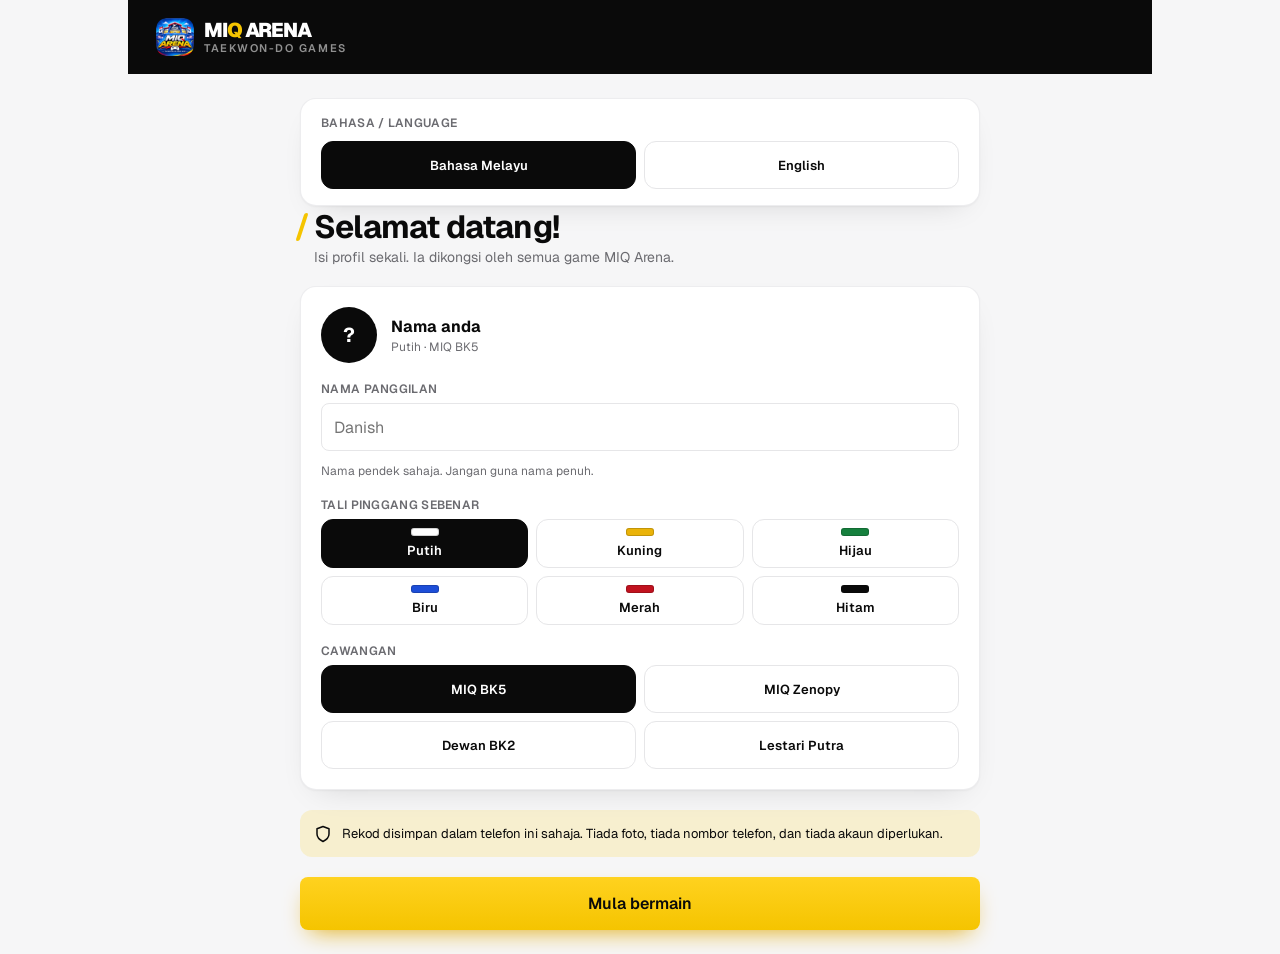
<file: index.html>
<!DOCTYPE html>
<html lang="ms">
<head>
<meta charset="utf-8">
<meta name="viewport" content="width=device-width, initial-scale=1, maximum-scale=1, user-scalable=no, viewport-fit=cover">
<title>MIQ Arena · Taekwon-Do Games</title>
<meta name="description" content="13 game Taekwon-Do untuk pelajar MIQ Taekwon-Do Academy. Main sendiri atau berdua, percuma dan tanpa daftar akaun.">
<meta name="theme-color" content="#0a0a0a">
<link rel="manifest" href="manifest.webmanifest">
<link rel="icon" type="image/png" sizes="32x32" href="icons/favicon-32.png">
<link rel="apple-touch-icon" href="icons/apple-touch-icon.png">
<meta name="apple-mobile-web-app-capable" content="yes">
<meta name="mobile-web-app-capable" content="yes">
<meta name="apple-mobile-web-app-status-bar-style" content="black-translucent">
<meta name="apple-mobile-web-app-title" content="MIQ Arena">
<!-- Pratonton bila link dikongsi (WhatsApp, Facebook, Telegram) -->
<meta property="og:type" content="website">
<meta property="og:site_name" content="MIQ Arena">
<meta property="og:title" content="MIQ Arena · 13 game Taekwon-Do">
<meta property="og:description" content="Main sendiri atau berdua. Percuma, tanpa daftar akaun. Oleh MIQ Taekwon-Do Academy.">
<meta property="og:image" content="https://miq-arena.vercel.app/og-image.png">
<meta property="og:url" content="https://miq-arena.vercel.app/">
<meta property="og:image:width" content="1200">
<meta property="og:image:height" content="630">
<meta name="twitter:card" content="summary_large_image">
<link rel="preconnect" href="https://fonts.googleapis.com">
<link rel="preconnect" href="https://fonts.gstatic.com" crossorigin>
<link href="https://fonts.googleapis.com/css2?family=Geist:wght@400;500;600;700;900&family=Geist+Mono:wght@500&display=swap" rel="stylesheet">
<link rel="stylesheet" href="css/app.css">
<script>/* tema awal, elak kelip putih */try{var t=(JSON.parse(localStorage.getItem("miq-arena-v1"))||{}).settings||{};t=t.theme||"auto";if(t==="dark"||(t==="auto"&&matchMedia("(prefers-color-scheme: dark)").matches))document.documentElement.dataset.theme="dark"}catch(e){}</script>
<script src="js/art.js" defer></script>
<script src="js/core.js" defer></script>
<script src="js/i18n.js" defer></script>
<script src="js/games/matsogi.js" defer></script>
<script src="js/games/kyokpa.js" defer></script>
<script src="js/games/kuiz.js" defer></script>
<script src="js/games/memori.js" defer></script>
<script src="js/games/sabum.js" defer></script>
<script src="js/games/tali.js" defer></script>
<script src="js/games/run.js" defer></script>
<script src="js/games/duel.js" defer></script>
<script src="js/games/tarik.js" defer></script>
<script src="js/games/klumba.js" defer></script>
<script src="js/games/tangkis.js" defer></script>
<script src="js/games/serang.js" defer></script>
<script src="js/games/kick.js" defer></script>
<script src="js/main.js" defer></script>
</head>
<body>
<div id="app"><noscript><p style="padding:24px;font-family:sans-serif">MIQ Arena perlukan JavaScript. Sila hidupkan JavaScript dalam browser anda.</p></noscript></div>
</body>
</html>
</file>
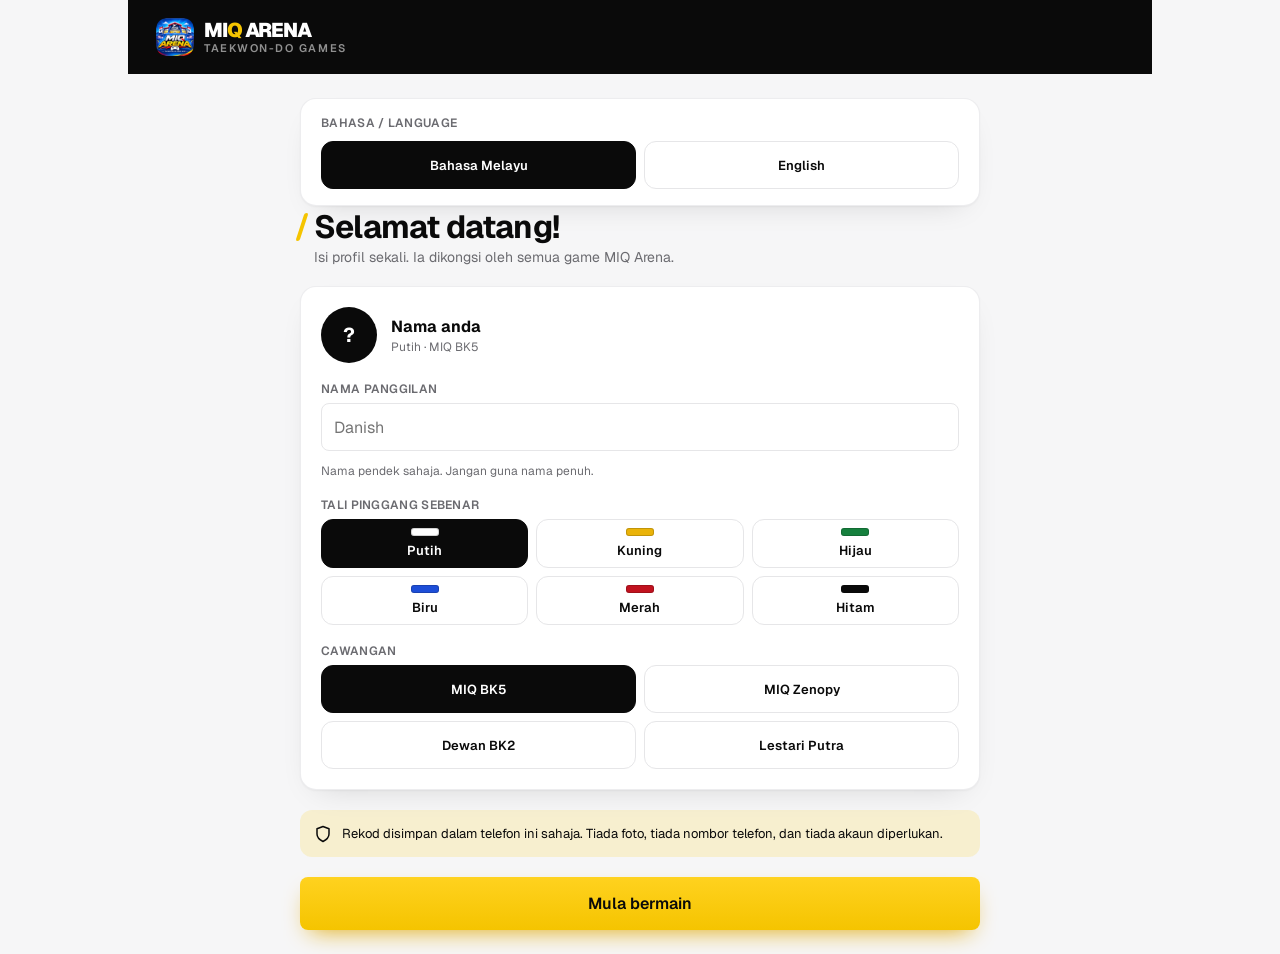
<file: g/duel.html>
<!doctype html>
<html lang="ms">
<head>
<meta charset="utf-8">
<meta name="viewport" content="width=device-width,initial-scale=1">
<title>Duel Refleks · MIQ Arena</title>
<meta name="description" content="Siapa tekan dahulu bila SIJAK!. Main berdua di satu telefon. Percuma, tanpa daftar akaun.">
<meta property="og:type" content="website">
<meta property="og:site_name" content="MIQ Arena">
<meta property="og:title" content="Duel Refleks · MIQ Arena">
<meta property="og:description" content="Siapa tekan dahulu bila SIJAK!. Main berdua di satu telefon. Percuma, tanpa daftar akaun.">
<meta property="og:image" content="https://miq-arena.vercel.app/og/duel.png">
<meta property="og:image:width" content="1200">
<meta property="og:image:height" content="630">
<meta property="og:url" content="https://miq-arena.vercel.app/g/duel">
<meta name="twitter:card" content="summary_large_image">
<meta name="theme-color" content="#0a0a0a">
<meta http-equiv="refresh" content="0;url=/#duel">
<script>location.replace('/#duel')</script>
</head>
<body style="background:#0a0a0a;color:#fff;font-family:system-ui,sans-serif;padding:24px">
<p>Membuka <a href="/#duel" style="color:#f5c400">Duel Refleks</a>…</p>
</body>
</html>
</file>
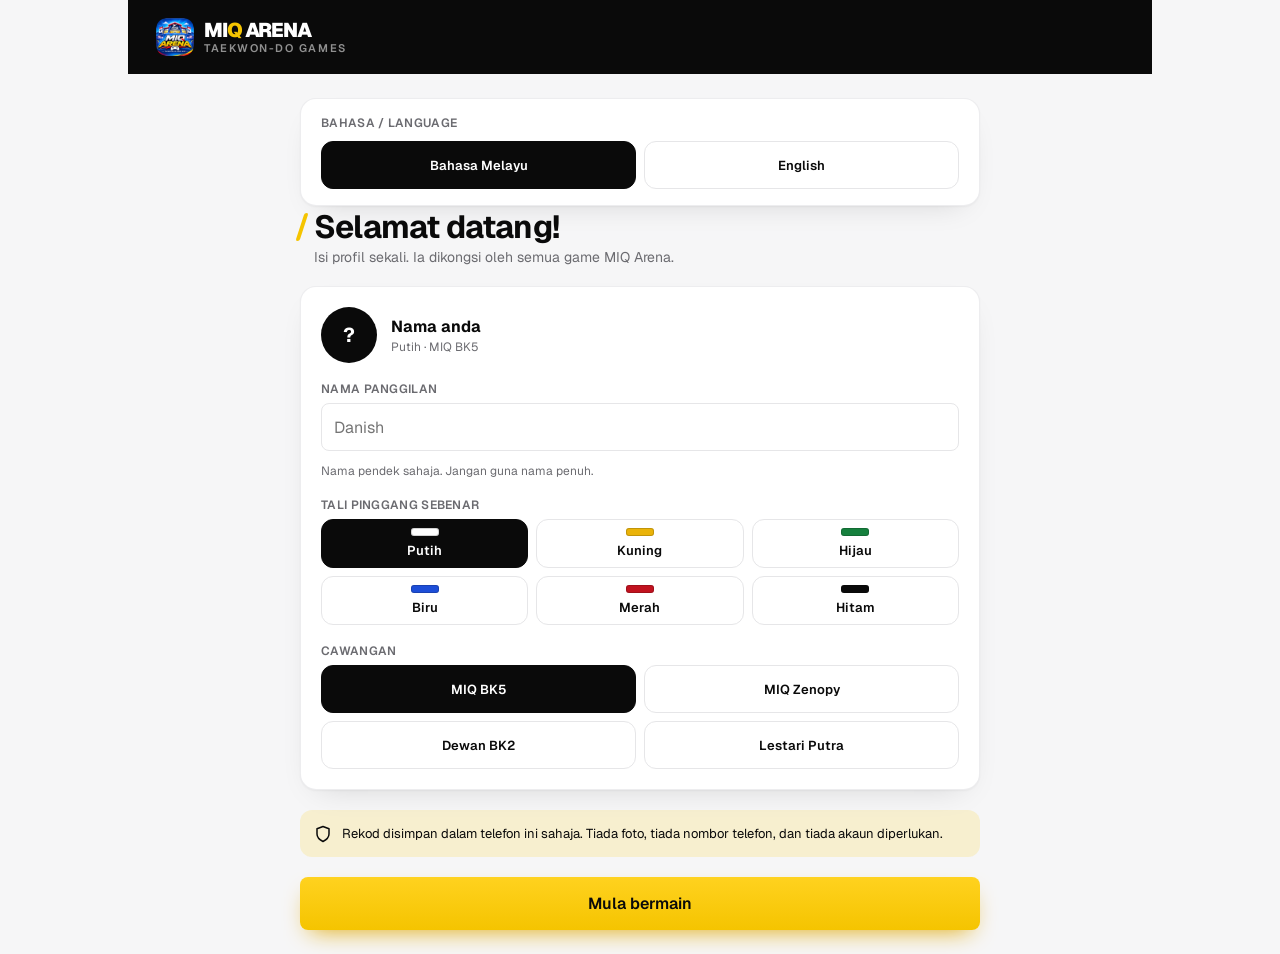
<file: g/kick.html>
<!doctype html>
<html lang="ms">
<head>
<meta charset="utf-8">
<meta name="viewport" content="width=device-width,initial-scale=1">
<title>Flying Kick Dash · MIQ Arena</title>
<meta name="description" content="Tendang melompat, lalu celah pad. Percuma, tanpa daftar akaun.">
<meta property="og:type" content="website">
<meta property="og:site_name" content="MIQ Arena">
<meta property="og:title" content="Flying Kick Dash · MIQ Arena">
<meta property="og:description" content="Tendang melompat, lalu celah pad. Percuma, tanpa daftar akaun.">
<meta property="og:image" content="https://miq-arena.vercel.app/og/kick.png">
<meta property="og:image:width" content="1200">
<meta property="og:image:height" content="630">
<meta property="og:url" content="https://miq-arena.vercel.app/g/kick">
<meta name="twitter:card" content="summary_large_image">
<meta name="theme-color" content="#0a0a0a">
<meta http-equiv="refresh" content="0;url=/#kick">
<script>location.replace('/#kick')</script>
</head>
<body style="background:#0a0a0a;color:#fff;font-family:system-ui,sans-serif;padding:24px">
<p>Membuka <a href="/#kick" style="color:#f5c400">Flying Kick Dash</a>…</p>
</body>
</html>
</file>
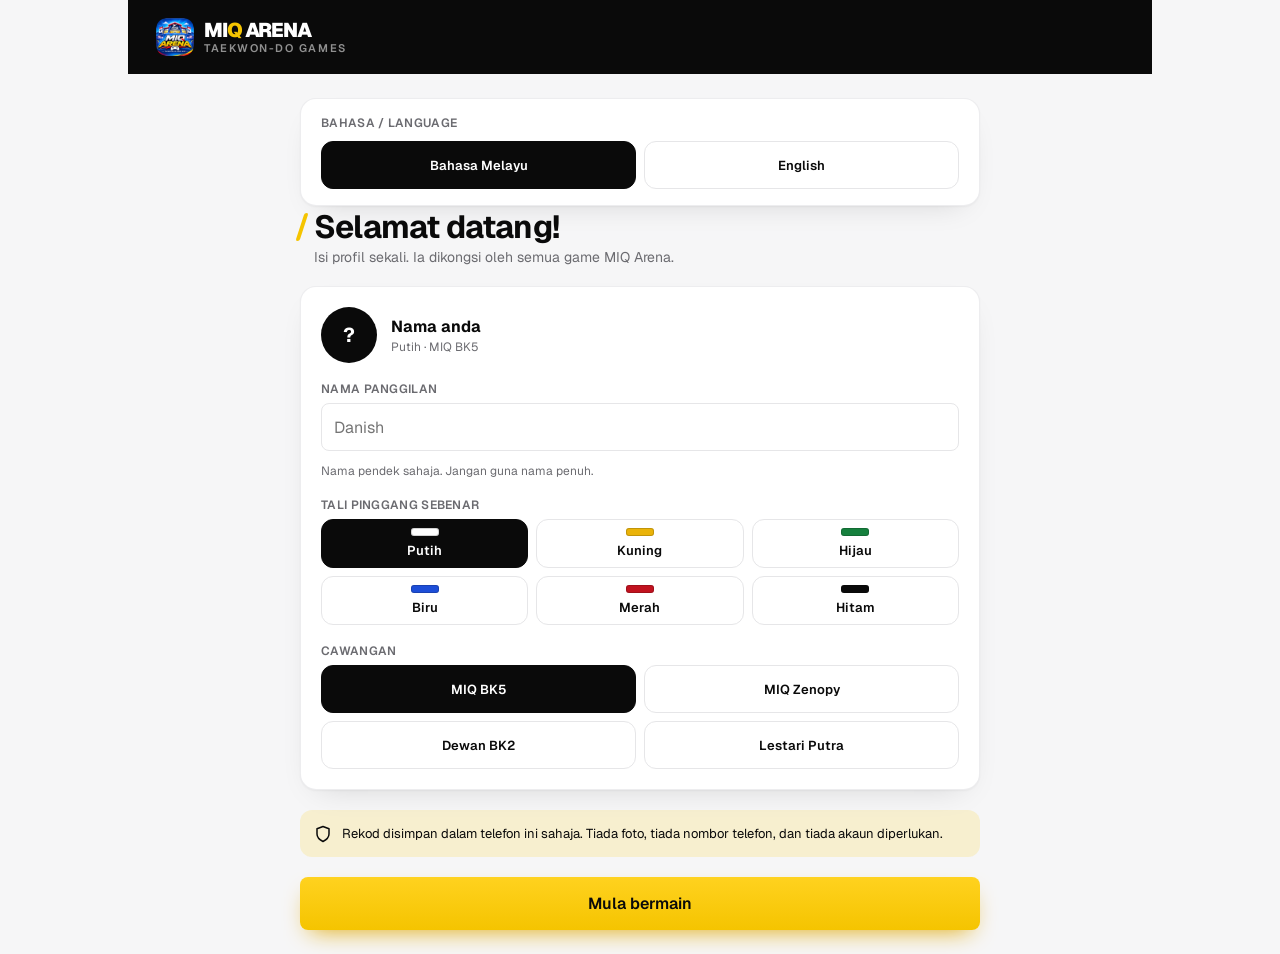
<file: g/klumba.html>
<!doctype html>
<html lang="ms">
<head>
<meta charset="utf-8">
<meta name="viewport" content="width=device-width,initial-scale=1">
<title>Kyokpa Lumba · MIQ Arena</title>
<meta name="description" content="Siapa paling tepat memecah papan. Main berdua di satu telefon. Percuma, tanpa daftar akaun.">
<meta property="og:type" content="website">
<meta property="og:site_name" content="MIQ Arena">
<meta property="og:title" content="Kyokpa Lumba · MIQ Arena">
<meta property="og:description" content="Siapa paling tepat memecah papan. Main berdua di satu telefon. Percuma, tanpa daftar akaun.">
<meta property="og:image" content="https://miq-arena.vercel.app/og/klumba.png">
<meta property="og:image:width" content="1200">
<meta property="og:image:height" content="630">
<meta property="og:url" content="https://miq-arena.vercel.app/g/klumba">
<meta name="twitter:card" content="summary_large_image">
<meta name="theme-color" content="#0a0a0a">
<meta http-equiv="refresh" content="0;url=/#klumba">
<script>location.replace('/#klumba')</script>
</head>
<body style="background:#0a0a0a;color:#fff;font-family:system-ui,sans-serif;padding:24px">
<p>Membuka <a href="/#klumba" style="color:#f5c400">Kyokpa Lumba</a>…</p>
</body>
</html>
</file>
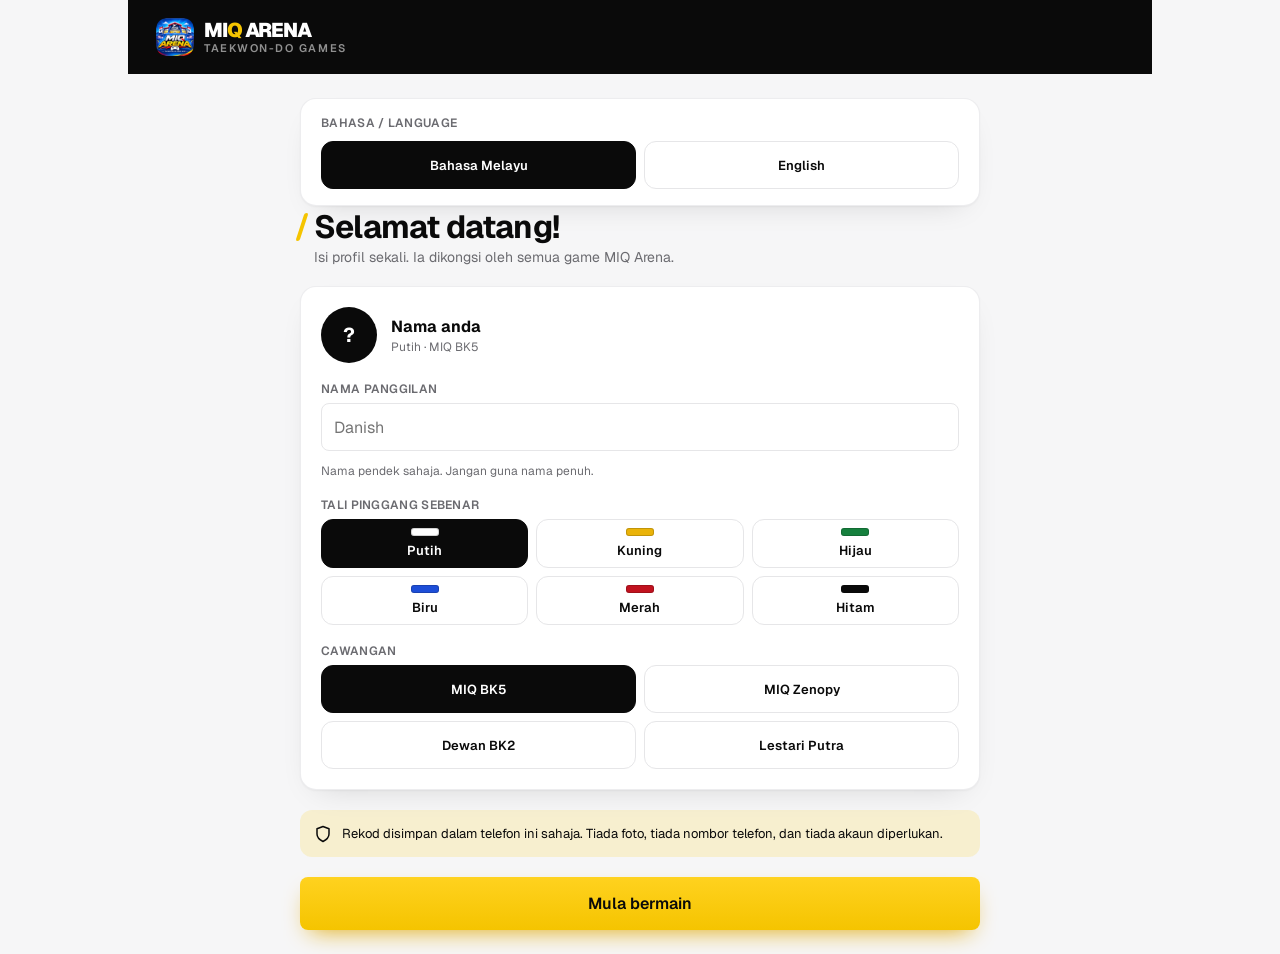
<file: g/kuiz.html>
<!doctype html>
<html lang="ms">
<head>
<meta charset="utf-8">
<meta name="viewport" content="width=device-width,initial-scale=1">
<title>Kuiz Asas · MIQ Arena</title>
<meta name="description" content="Kiraan dan arahan dalam kelas. Percuma, tanpa daftar akaun.">
<meta property="og:type" content="website">
<meta property="og:site_name" content="MIQ Arena">
<meta property="og:title" content="Kuiz Asas · MIQ Arena">
<meta property="og:description" content="Kiraan dan arahan dalam kelas. Percuma, tanpa daftar akaun.">
<meta property="og:image" content="https://miq-arena.vercel.app/og/kuiz.png">
<meta property="og:image:width" content="1200">
<meta property="og:image:height" content="630">
<meta property="og:url" content="https://miq-arena.vercel.app/g/kuiz">
<meta name="twitter:card" content="summary_large_image">
<meta name="theme-color" content="#0a0a0a">
<meta http-equiv="refresh" content="0;url=/#kuiz">
<script>location.replace('/#kuiz')</script>
</head>
<body style="background:#0a0a0a;color:#fff;font-family:system-ui,sans-serif;padding:24px">
<p>Membuka <a href="/#kuiz" style="color:#f5c400">Kuiz Asas</a>…</p>
</body>
</html>
</file>
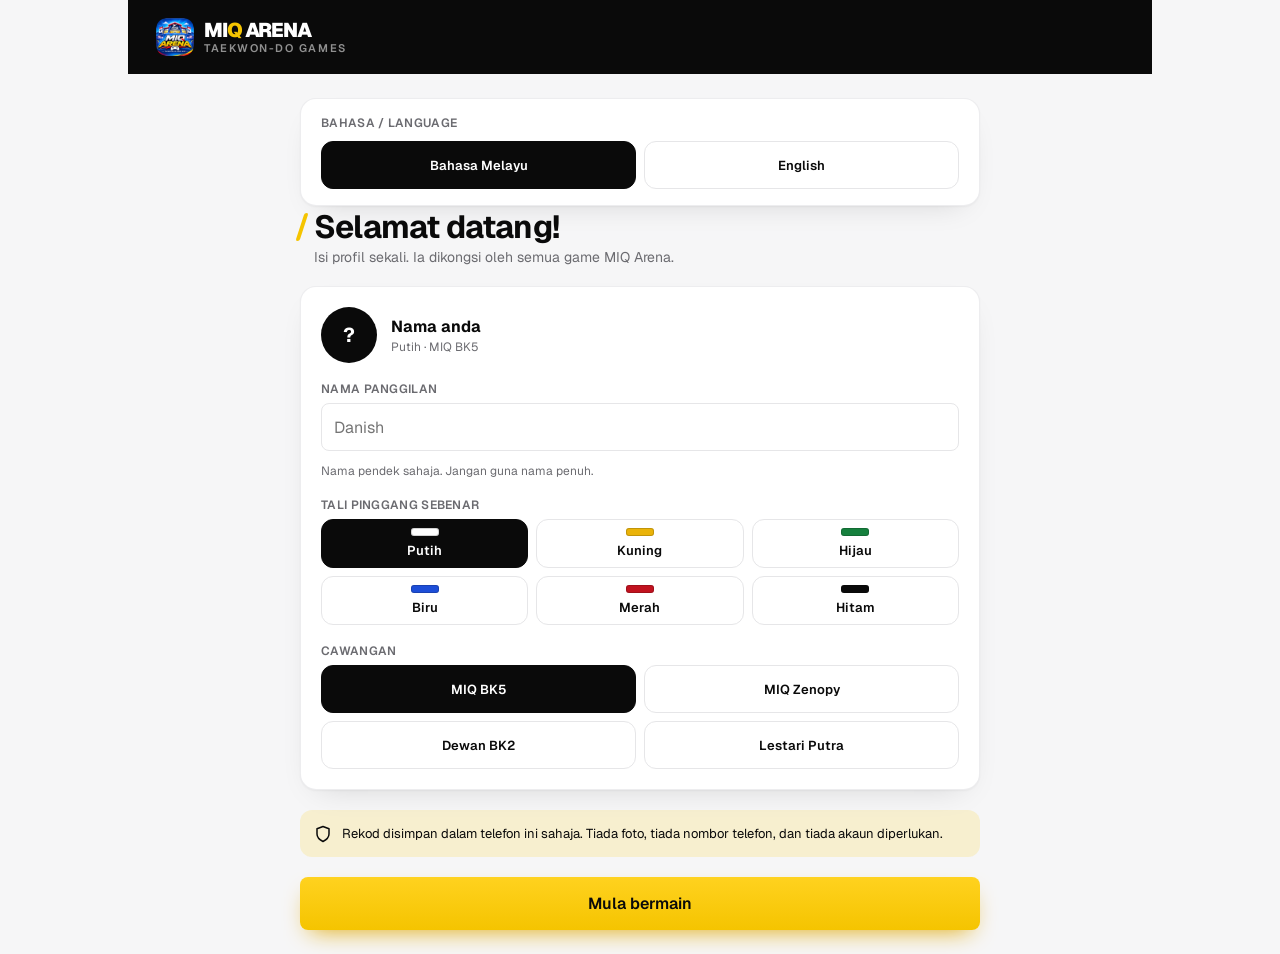
<file: g/kyokpa.html>
<!doctype html>
<html lang="ms">
<head>
<meta charset="utf-8">
<meta name="viewport" content="width=device-width,initial-scale=1">
<title>Kyokpa Timing · MIQ Arena</title>
<meta name="description" content="Pecahkan papan tepat masa. Percuma, tanpa daftar akaun.">
<meta property="og:type" content="website">
<meta property="og:site_name" content="MIQ Arena">
<meta property="og:title" content="Kyokpa Timing · MIQ Arena">
<meta property="og:description" content="Pecahkan papan tepat masa. Percuma, tanpa daftar akaun.">
<meta property="og:image" content="https://miq-arena.vercel.app/og/kyokpa.png">
<meta property="og:image:width" content="1200">
<meta property="og:image:height" content="630">
<meta property="og:url" content="https://miq-arena.vercel.app/g/kyokpa">
<meta name="twitter:card" content="summary_large_image">
<meta name="theme-color" content="#0a0a0a">
<meta http-equiv="refresh" content="0;url=/#kyokpa">
<script>location.replace('/#kyokpa')</script>
</head>
<body style="background:#0a0a0a;color:#fff;font-family:system-ui,sans-serif;padding:24px">
<p>Membuka <a href="/#kyokpa" style="color:#f5c400">Kyokpa Timing</a>…</p>
</body>
</html>
</file>
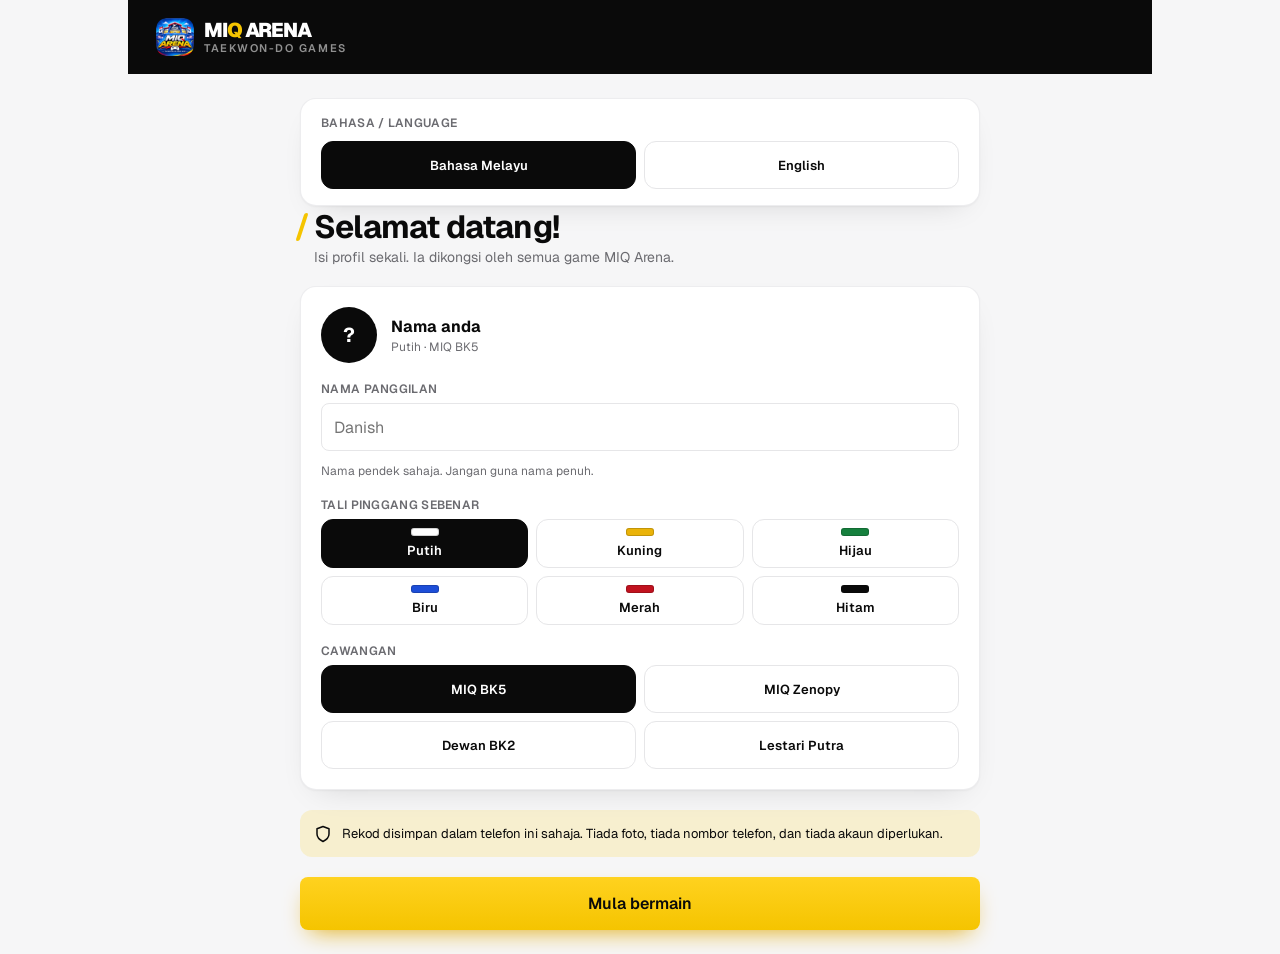
<file: g/matsogi.html>
<!doctype html>
<html lang="ms">
<head>
<meta charset="utf-8">
<meta name="viewport" content="width=device-width,initial-scale=1">
<title>Matsogi Reflex · MIQ Arena</title>
<meta name="description" content="Serang Chong, elak Hong. Percuma, tanpa daftar akaun.">
<meta property="og:type" content="website">
<meta property="og:site_name" content="MIQ Arena">
<meta property="og:title" content="Matsogi Reflex · MIQ Arena">
<meta property="og:description" content="Serang Chong, elak Hong. Percuma, tanpa daftar akaun.">
<meta property="og:image" content="https://miq-arena.vercel.app/og/matsogi.png">
<meta property="og:image:width" content="1200">
<meta property="og:image:height" content="630">
<meta property="og:url" content="https://miq-arena.vercel.app/g/matsogi">
<meta name="twitter:card" content="summary_large_image">
<meta name="theme-color" content="#0a0a0a">
<meta http-equiv="refresh" content="0;url=/#matsogi">
<script>location.replace('/#matsogi')</script>
</head>
<body style="background:#0a0a0a;color:#fff;font-family:system-ui,sans-serif;padding:24px">
<p>Membuka <a href="/#matsogi" style="color:#f5c400">Matsogi Reflex</a>…</p>
</body>
</html>
</file>
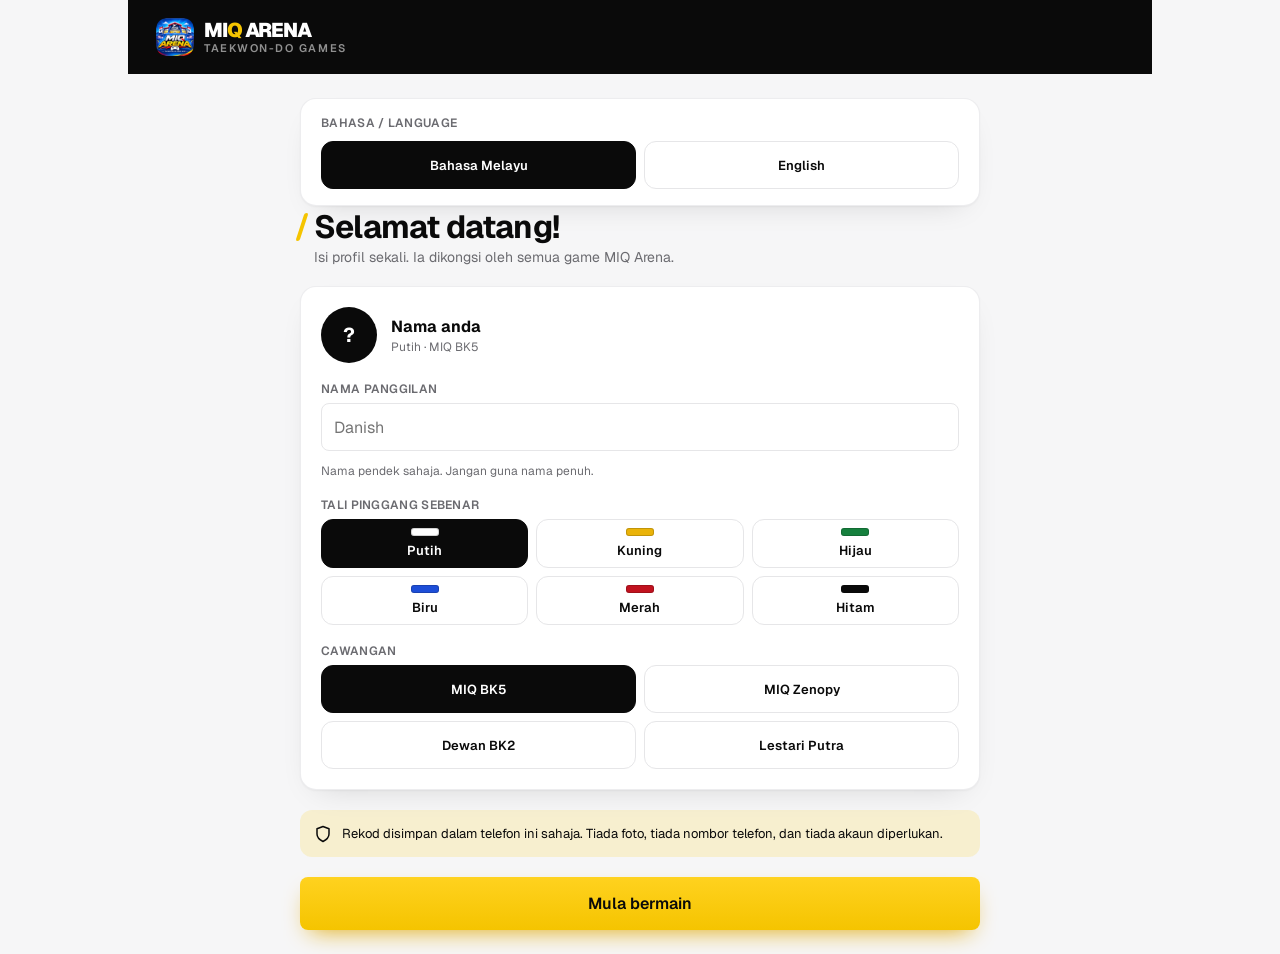
<file: g/memori.html>
<!doctype html>
<html lang="ms">
<head>
<meta charset="utf-8">
<meta name="viewport" content="width=device-width,initial-scale=1">
<title>Memori Padan · MIQ Arena</title>
<meta name="description" content="Cari 2 kad nombor atau gambar yang sama. Percuma, tanpa daftar akaun.">
<meta property="og:type" content="website">
<meta property="og:site_name" content="MIQ Arena">
<meta property="og:title" content="Memori Padan · MIQ Arena">
<meta property="og:description" content="Cari 2 kad nombor atau gambar yang sama. Percuma, tanpa daftar akaun.">
<meta property="og:image" content="https://miq-arena.vercel.app/og/memori.png">
<meta property="og:image:width" content="1200">
<meta property="og:image:height" content="630">
<meta property="og:url" content="https://miq-arena.vercel.app/g/memori">
<meta name="twitter:card" content="summary_large_image">
<meta name="theme-color" content="#0a0a0a">
<meta http-equiv="refresh" content="0;url=/#memori">
<script>location.replace('/#memori')</script>
</head>
<body style="background:#0a0a0a;color:#fff;font-family:system-ui,sans-serif;padding:24px">
<p>Membuka <a href="/#memori" style="color:#f5c400">Memori Padan</a>…</p>
</body>
</html>
</file>
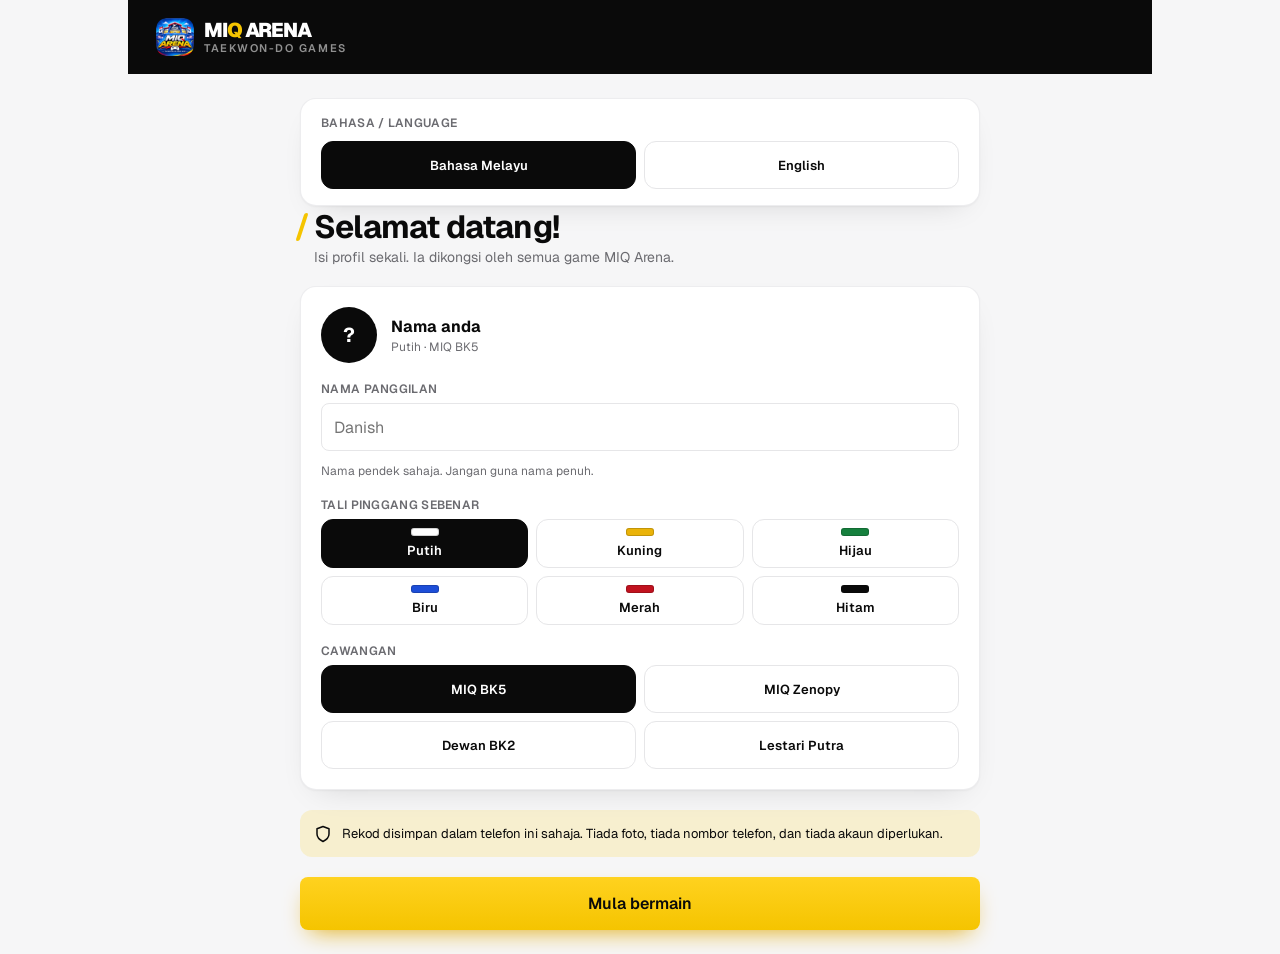
<file: g/run.html>
<!doctype html>
<html lang="ms">
<head>
<meta charset="utf-8">
<meta name="viewport" content="width=device-width,initial-scale=1">
<title>Dojang Run · MIQ Arena</title>
<meta name="description" content="Lari, lompat dan tendang papan. Percuma, tanpa daftar akaun.">
<meta property="og:type" content="website">
<meta property="og:site_name" content="MIQ Arena">
<meta property="og:title" content="Dojang Run · MIQ Arena">
<meta property="og:description" content="Lari, lompat dan tendang papan. Percuma, tanpa daftar akaun.">
<meta property="og:image" content="https://miq-arena.vercel.app/og/run.png">
<meta property="og:image:width" content="1200">
<meta property="og:image:height" content="630">
<meta property="og:url" content="https://miq-arena.vercel.app/g/run">
<meta name="twitter:card" content="summary_large_image">
<meta name="theme-color" content="#0a0a0a">
<meta http-equiv="refresh" content="0;url=/#run">
<script>location.replace('/#run')</script>
</head>
<body style="background:#0a0a0a;color:#fff;font-family:system-ui,sans-serif;padding:24px">
<p>Membuka <a href="/#run" style="color:#f5c400">Dojang Run</a>…</p>
</body>
</html>
</file>
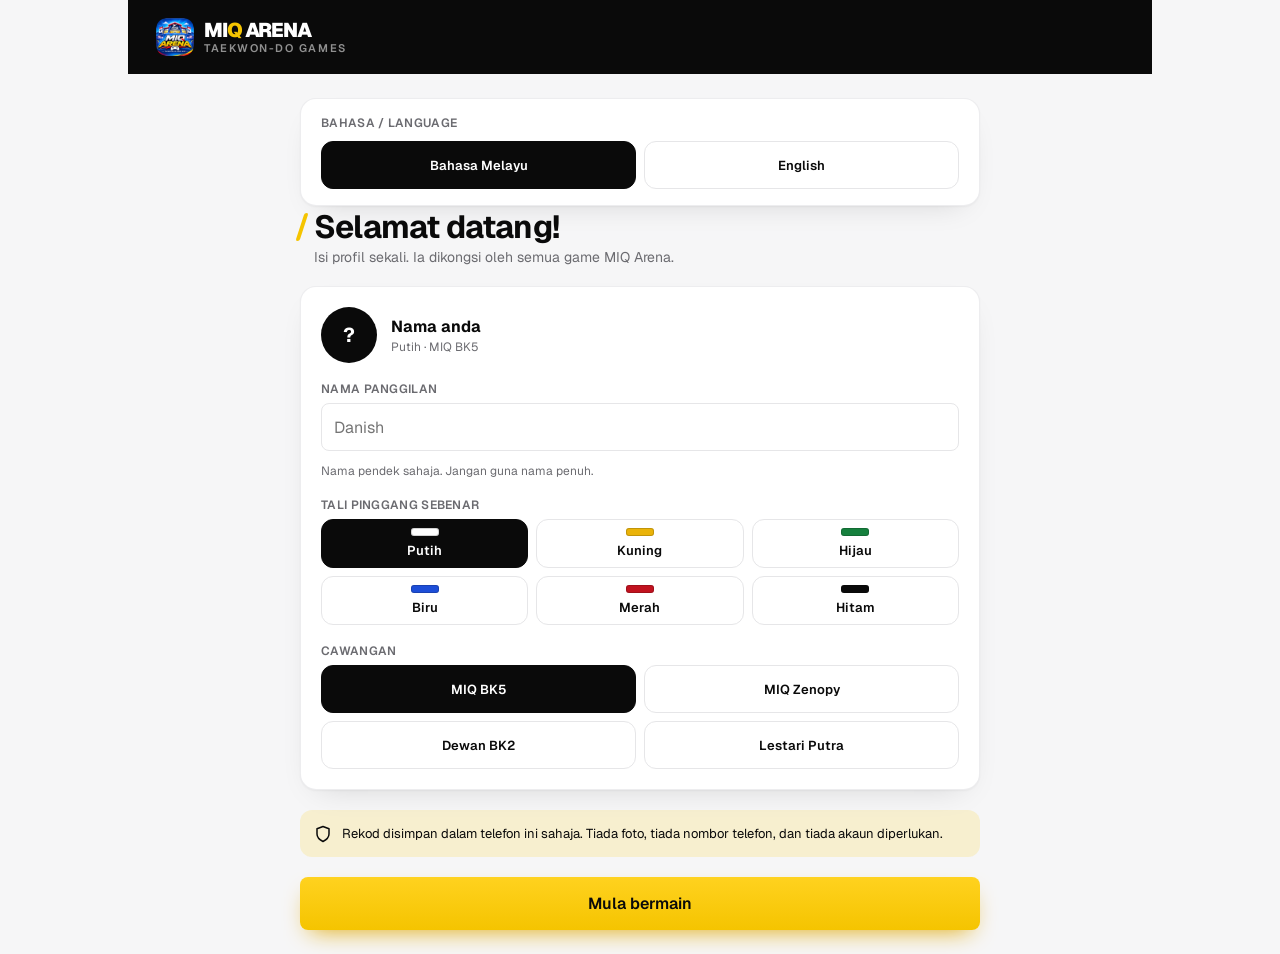
<file: g/sabum.html>
<!doctype html>
<html lang="ms">
<head>
<meta charset="utf-8">
<meta name="viewport" content="width=device-width,initial-scale=1">
<title>Ikut Sabum · MIQ Arena</title>
<meta name="description" content="Ulang urutan pad yang menyala. Percuma, tanpa daftar akaun.">
<meta property="og:type" content="website">
<meta property="og:site_name" content="MIQ Arena">
<meta property="og:title" content="Ikut Sabum · MIQ Arena">
<meta property="og:description" content="Ulang urutan pad yang menyala. Percuma, tanpa daftar akaun.">
<meta property="og:image" content="https://miq-arena.vercel.app/og/sabum.png">
<meta property="og:image:width" content="1200">
<meta property="og:image:height" content="630">
<meta property="og:url" content="https://miq-arena.vercel.app/g/sabum">
<meta name="twitter:card" content="summary_large_image">
<meta name="theme-color" content="#0a0a0a">
<meta http-equiv="refresh" content="0;url=/#sabum">
<script>location.replace('/#sabum')</script>
</head>
<body style="background:#0a0a0a;color:#fff;font-family:system-ui,sans-serif;padding:24px">
<p>Membuka <a href="/#sabum" style="color:#f5c400">Ikut Sabum</a>…</p>
</body>
</html>
</file>
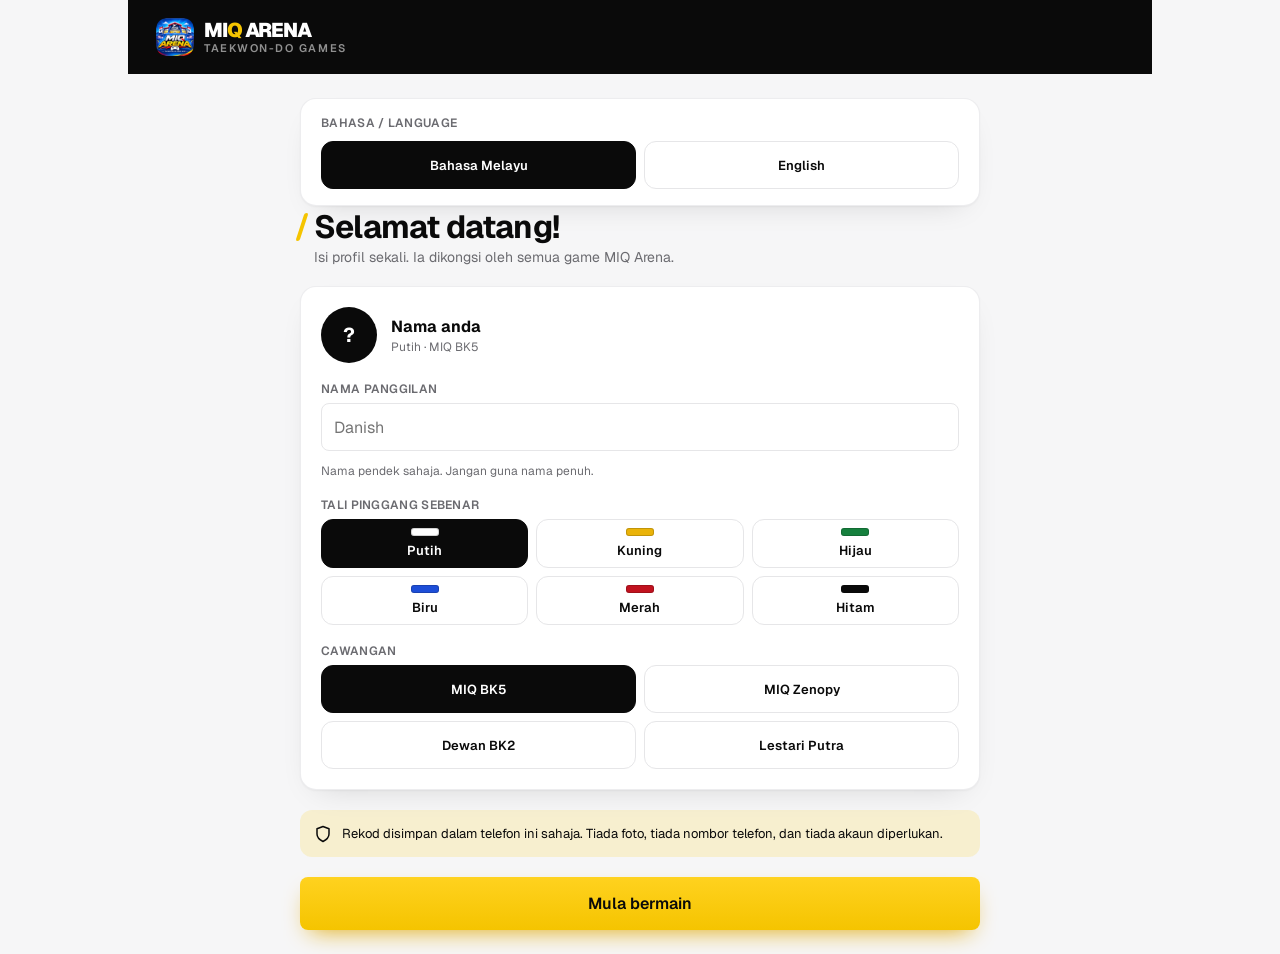
<file: g/serang.html>
<!doctype html>
<html lang="ms">
<head>
<meta charset="utf-8">
<meta name="viewport" content="width=device-width,initial-scale=1">
<title>Serang &amp; Tangkis · MIQ Arena</title>
<meta name="description" content="Bergilir menyerang dan menangkis. Main berdua di satu telefon. Percuma, tanpa daftar akaun.">
<meta property="og:type" content="website">
<meta property="og:site_name" content="MIQ Arena">
<meta property="og:title" content="Serang &amp; Tangkis · MIQ Arena">
<meta property="og:description" content="Bergilir menyerang dan menangkis. Main berdua di satu telefon. Percuma, tanpa daftar akaun.">
<meta property="og:image" content="https://miq-arena.vercel.app/og/serang.png">
<meta property="og:image:width" content="1200">
<meta property="og:image:height" content="630">
<meta property="og:url" content="https://miq-arena.vercel.app/g/serang">
<meta name="twitter:card" content="summary_large_image">
<meta name="theme-color" content="#0a0a0a">
<meta http-equiv="refresh" content="0;url=/#serang">
<script>location.replace('/#serang')</script>
</head>
<body style="background:#0a0a0a;color:#fff;font-family:system-ui,sans-serif;padding:24px">
<p>Membuka <a href="/#serang" style="color:#f5c400">Serang &amp; Tangkis</a>…</p>
</body>
</html>
</file>
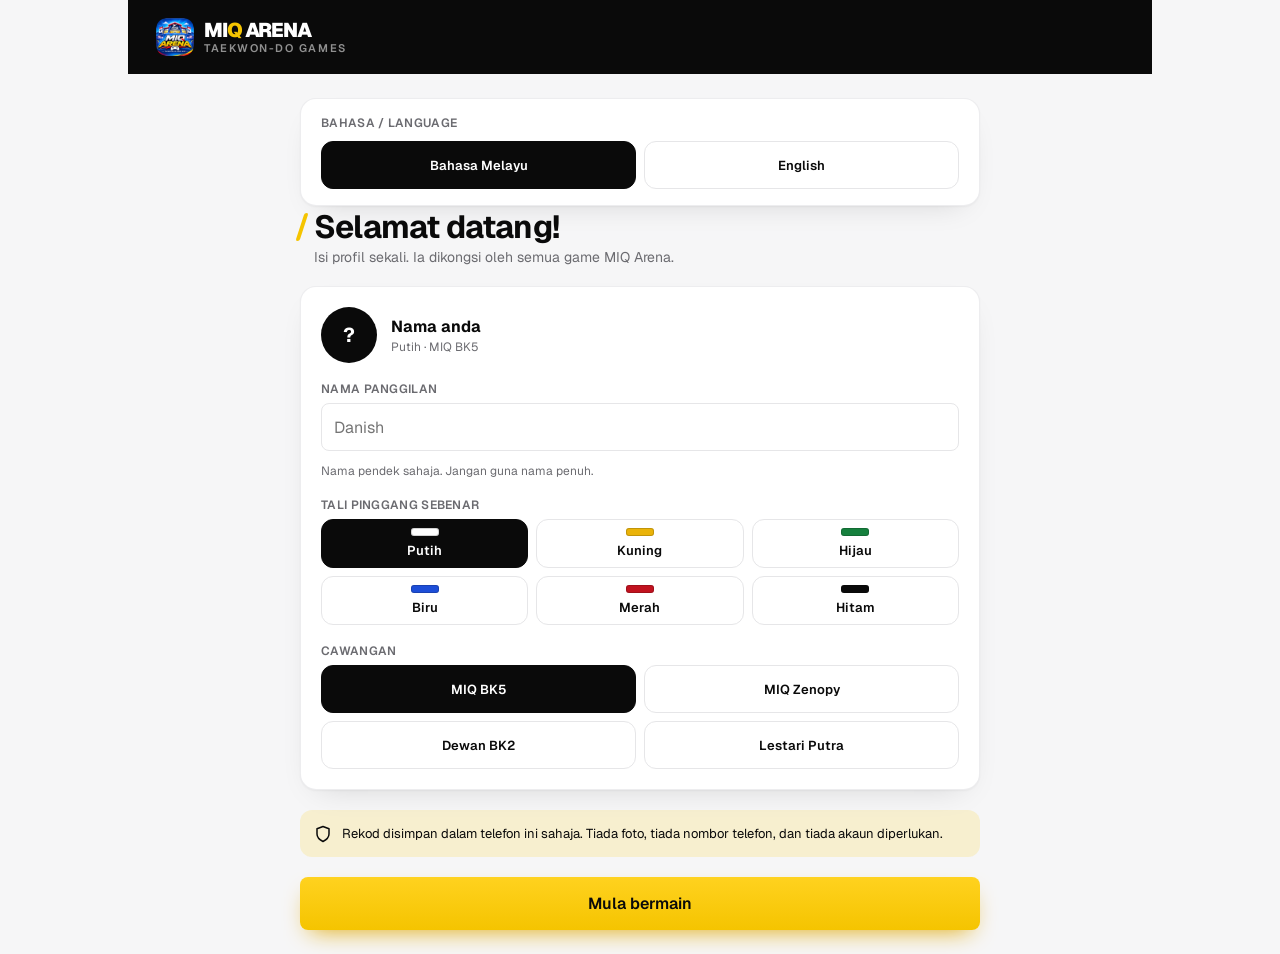
<file: g/tali.html>
<!doctype html>
<html lang="ms">
<head>
<meta charset="utf-8">
<meta name="viewport" content="width=device-width,initial-scale=1">
<title>Susun Tali Pinggang · MIQ Arena</title>
<meta name="description" content="Susun ikut turutan Kup. Percuma, tanpa daftar akaun.">
<meta property="og:type" content="website">
<meta property="og:site_name" content="MIQ Arena">
<meta property="og:title" content="Susun Tali Pinggang · MIQ Arena">
<meta property="og:description" content="Susun ikut turutan Kup. Percuma, tanpa daftar akaun.">
<meta property="og:image" content="https://miq-arena.vercel.app/og/tali.png">
<meta property="og:image:width" content="1200">
<meta property="og:image:height" content="630">
<meta property="og:url" content="https://miq-arena.vercel.app/g/tali">
<meta name="twitter:card" content="summary_large_image">
<meta name="theme-color" content="#0a0a0a">
<meta http-equiv="refresh" content="0;url=/#tali">
<script>location.replace('/#tali')</script>
</head>
<body style="background:#0a0a0a;color:#fff;font-family:system-ui,sans-serif;padding:24px">
<p>Membuka <a href="/#tali" style="color:#f5c400">Susun Tali Pinggang</a>…</p>
</body>
</html>
</file>
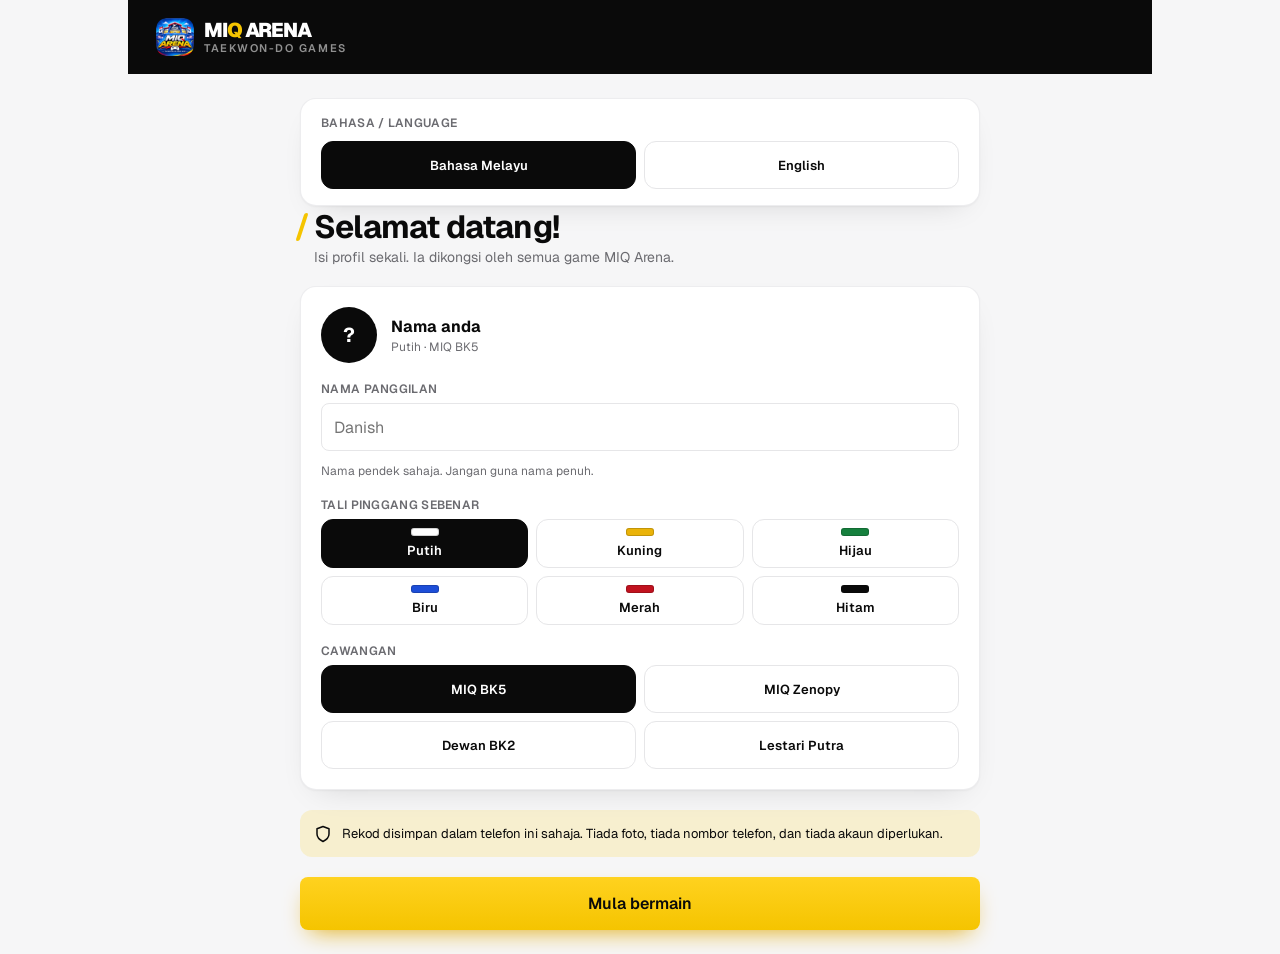
<file: g/tangkis.html>
<!doctype html>
<html lang="ms">
<head>
<meta charset="utf-8">
<meta name="viewport" content="width=device-width,initial-scale=1">
<title>Tangkis! · MIQ Arena</title>
<meta name="description" content="Tangkis serangan dari 4 arah. Percuma, tanpa daftar akaun.">
<meta property="og:type" content="website">
<meta property="og:site_name" content="MIQ Arena">
<meta property="og:title" content="Tangkis! · MIQ Arena">
<meta property="og:description" content="Tangkis serangan dari 4 arah. Percuma, tanpa daftar akaun.">
<meta property="og:image" content="https://miq-arena.vercel.app/og/tangkis.png">
<meta property="og:image:width" content="1200">
<meta property="og:image:height" content="630">
<meta property="og:url" content="https://miq-arena.vercel.app/g/tangkis">
<meta name="twitter:card" content="summary_large_image">
<meta name="theme-color" content="#0a0a0a">
<meta http-equiv="refresh" content="0;url=/#tangkis">
<script>location.replace('/#tangkis')</script>
</head>
<body style="background:#0a0a0a;color:#fff;font-family:system-ui,sans-serif;padding:24px">
<p>Membuka <a href="/#tangkis" style="color:#f5c400">Tangkis!</a>…</p>
</body>
</html>
</file>
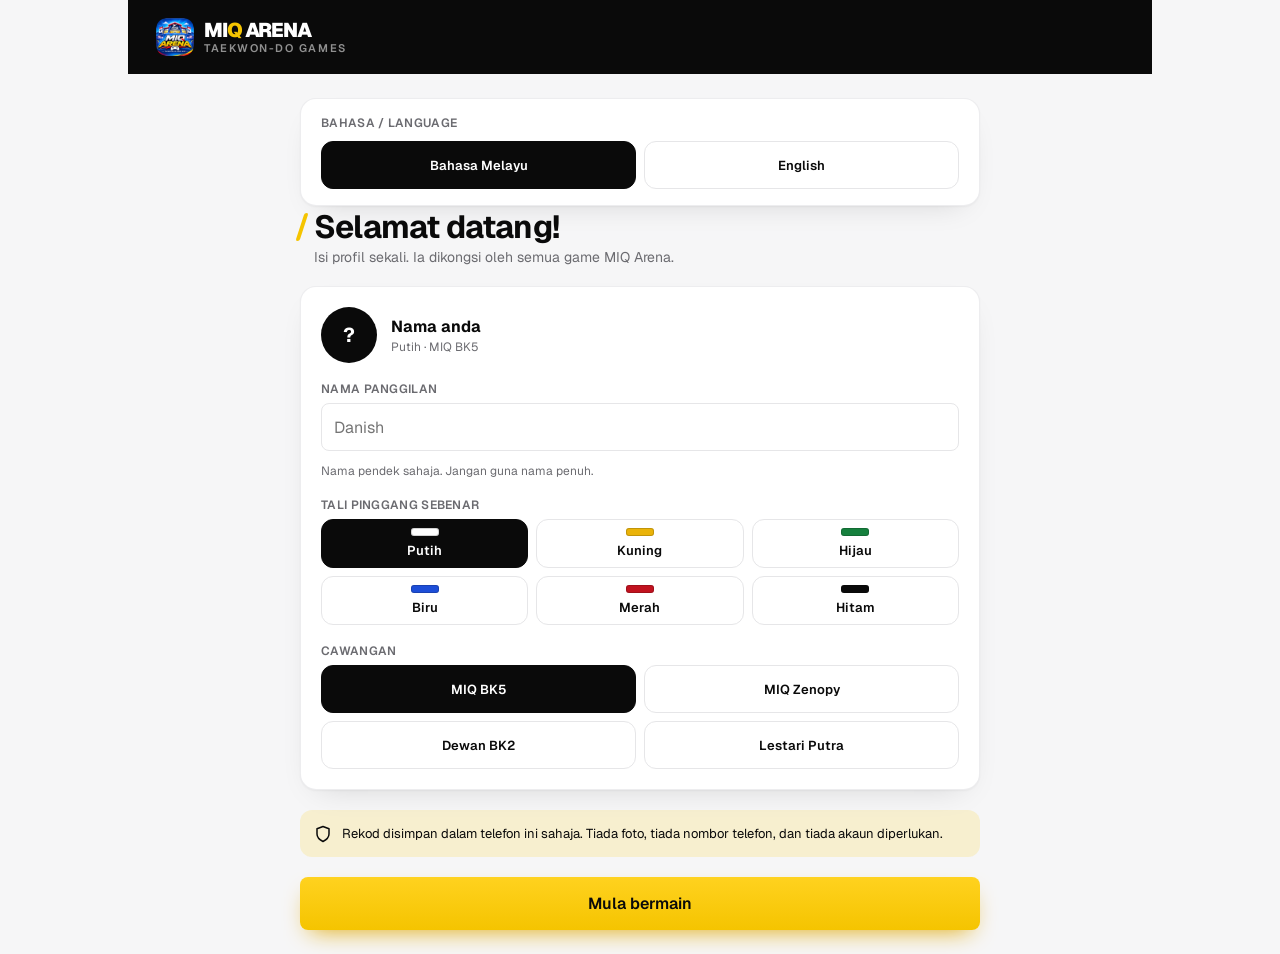
<file: g/tarik.html>
<!doctype html>
<html lang="ms">
<head>
<meta charset="utf-8">
<meta name="viewport" content="width=device-width,initial-scale=1">
<title>Tarik Tali · MIQ Arena</title>
<meta name="description" content="Tarik tali pinggang hitam ke pihak anda. Main berdua di satu telefon. Percuma, tanpa daftar akaun.">
<meta property="og:type" content="website">
<meta property="og:site_name" content="MIQ Arena">
<meta property="og:title" content="Tarik Tali · MIQ Arena">
<meta property="og:description" content="Tarik tali pinggang hitam ke pihak anda. Main berdua di satu telefon. Percuma, tanpa daftar akaun.">
<meta property="og:image" content="https://miq-arena.vercel.app/og/tarik.png">
<meta property="og:image:width" content="1200">
<meta property="og:image:height" content="630">
<meta property="og:url" content="https://miq-arena.vercel.app/g/tarik">
<meta name="twitter:card" content="summary_large_image">
<meta name="theme-color" content="#0a0a0a">
<meta http-equiv="refresh" content="0;url=/#tarik">
<script>location.replace('/#tarik')</script>
</head>
<body style="background:#0a0a0a;color:#fff;font-family:system-ui,sans-serif;padding:24px">
<p>Membuka <a href="/#tarik" style="color:#f5c400">Tarik Tali</a>…</p>
</body>
</html>
</file>
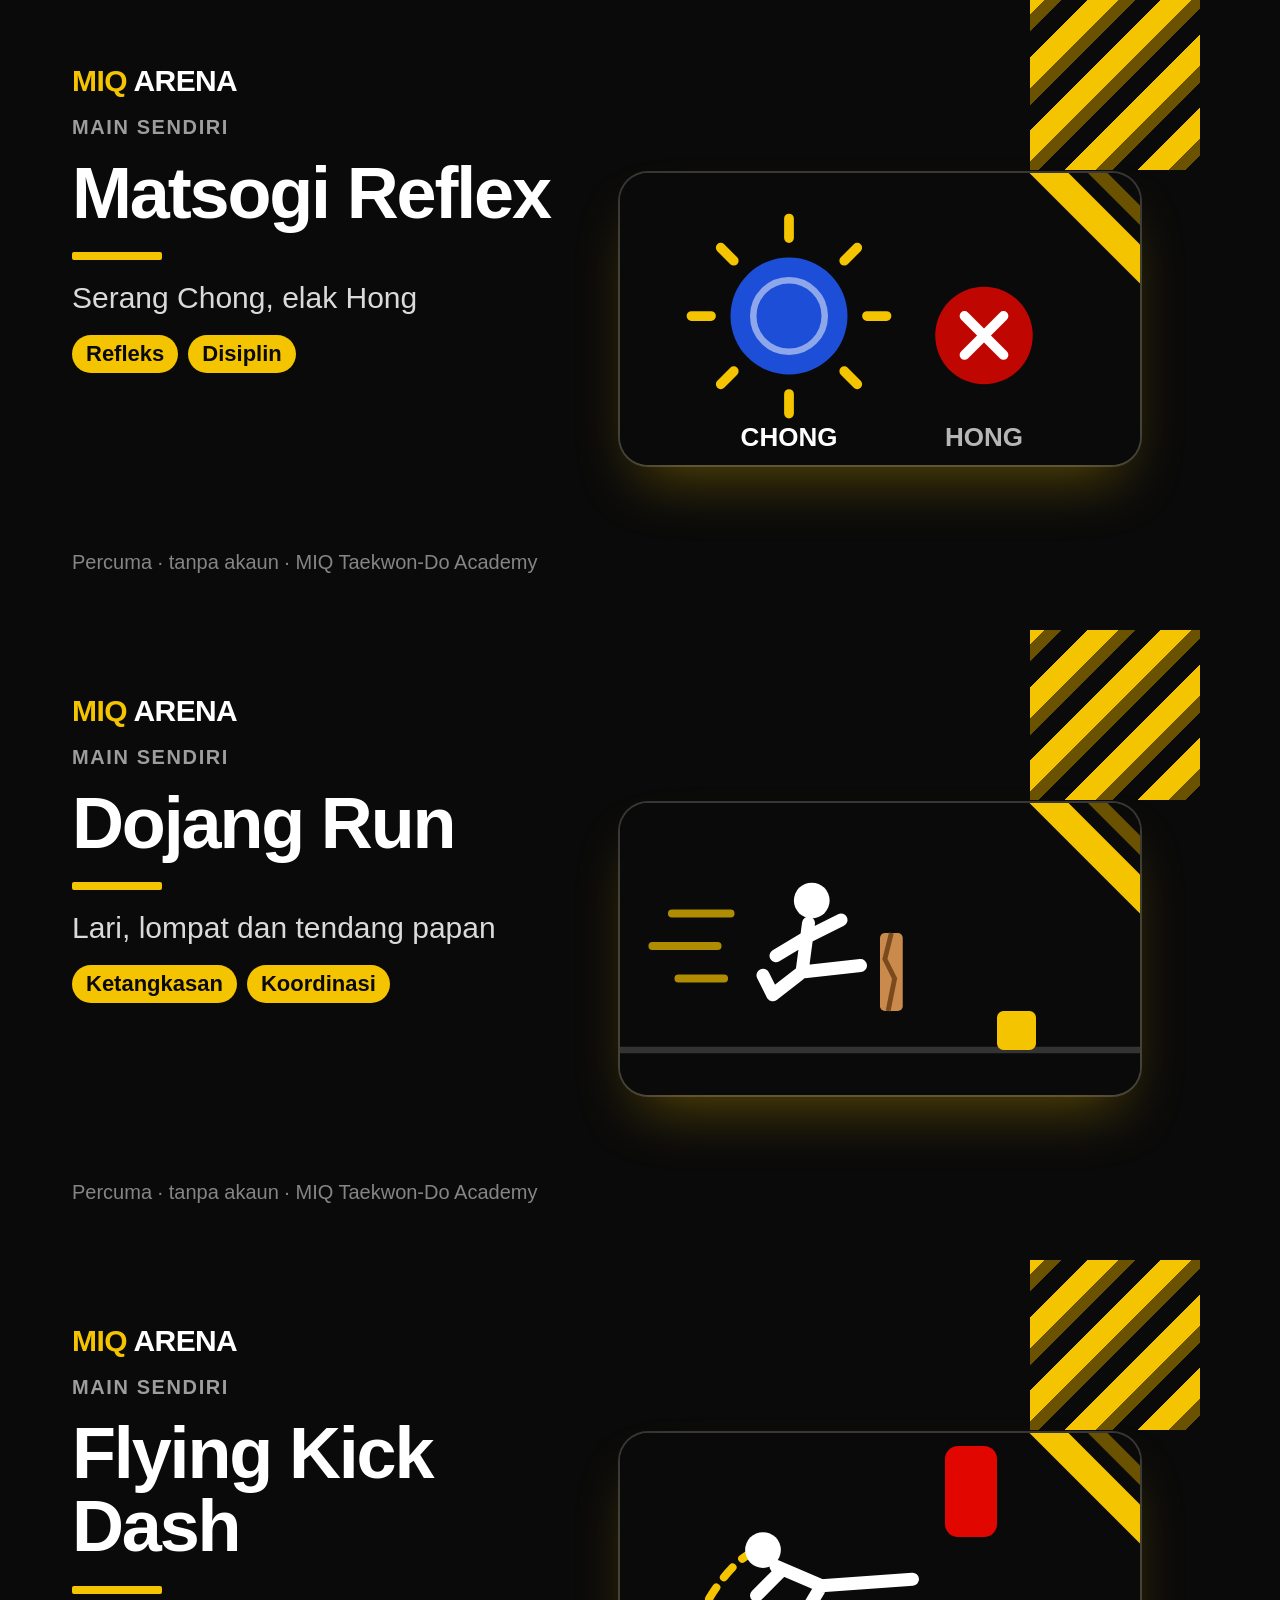
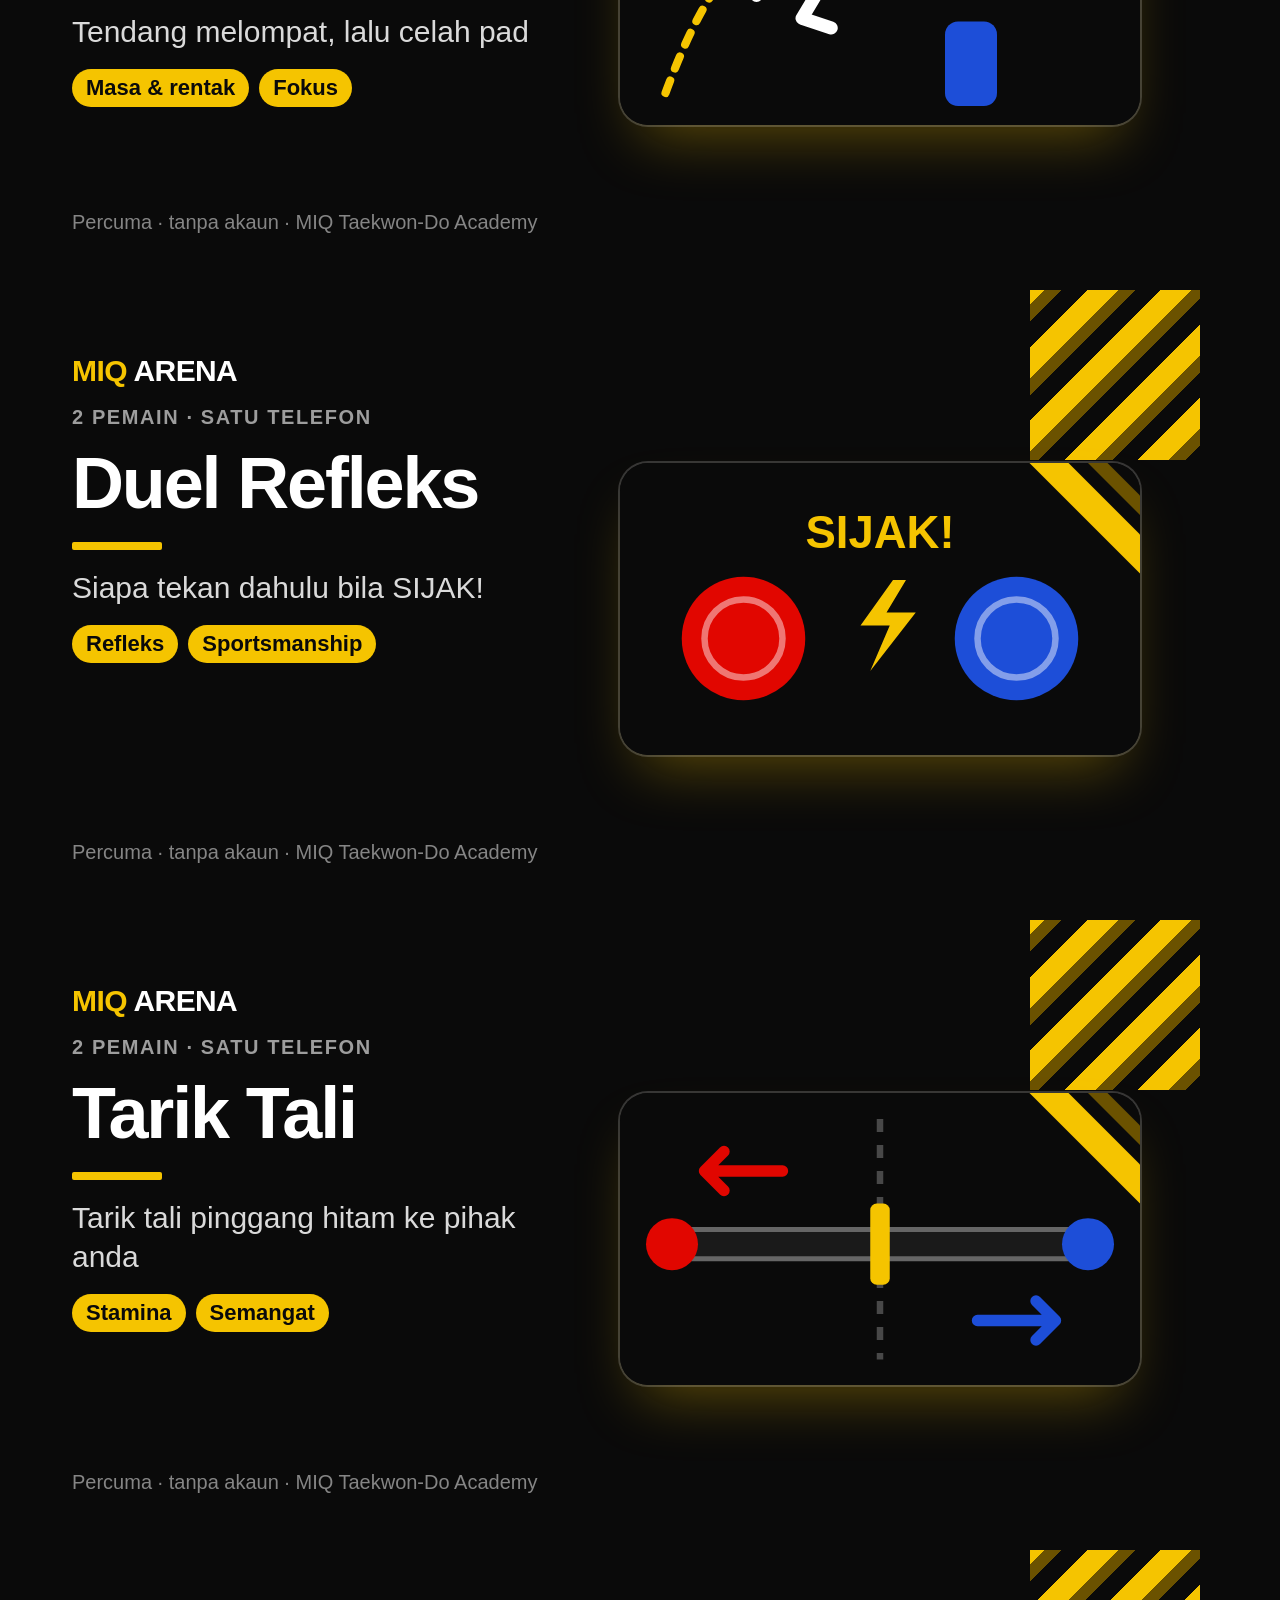
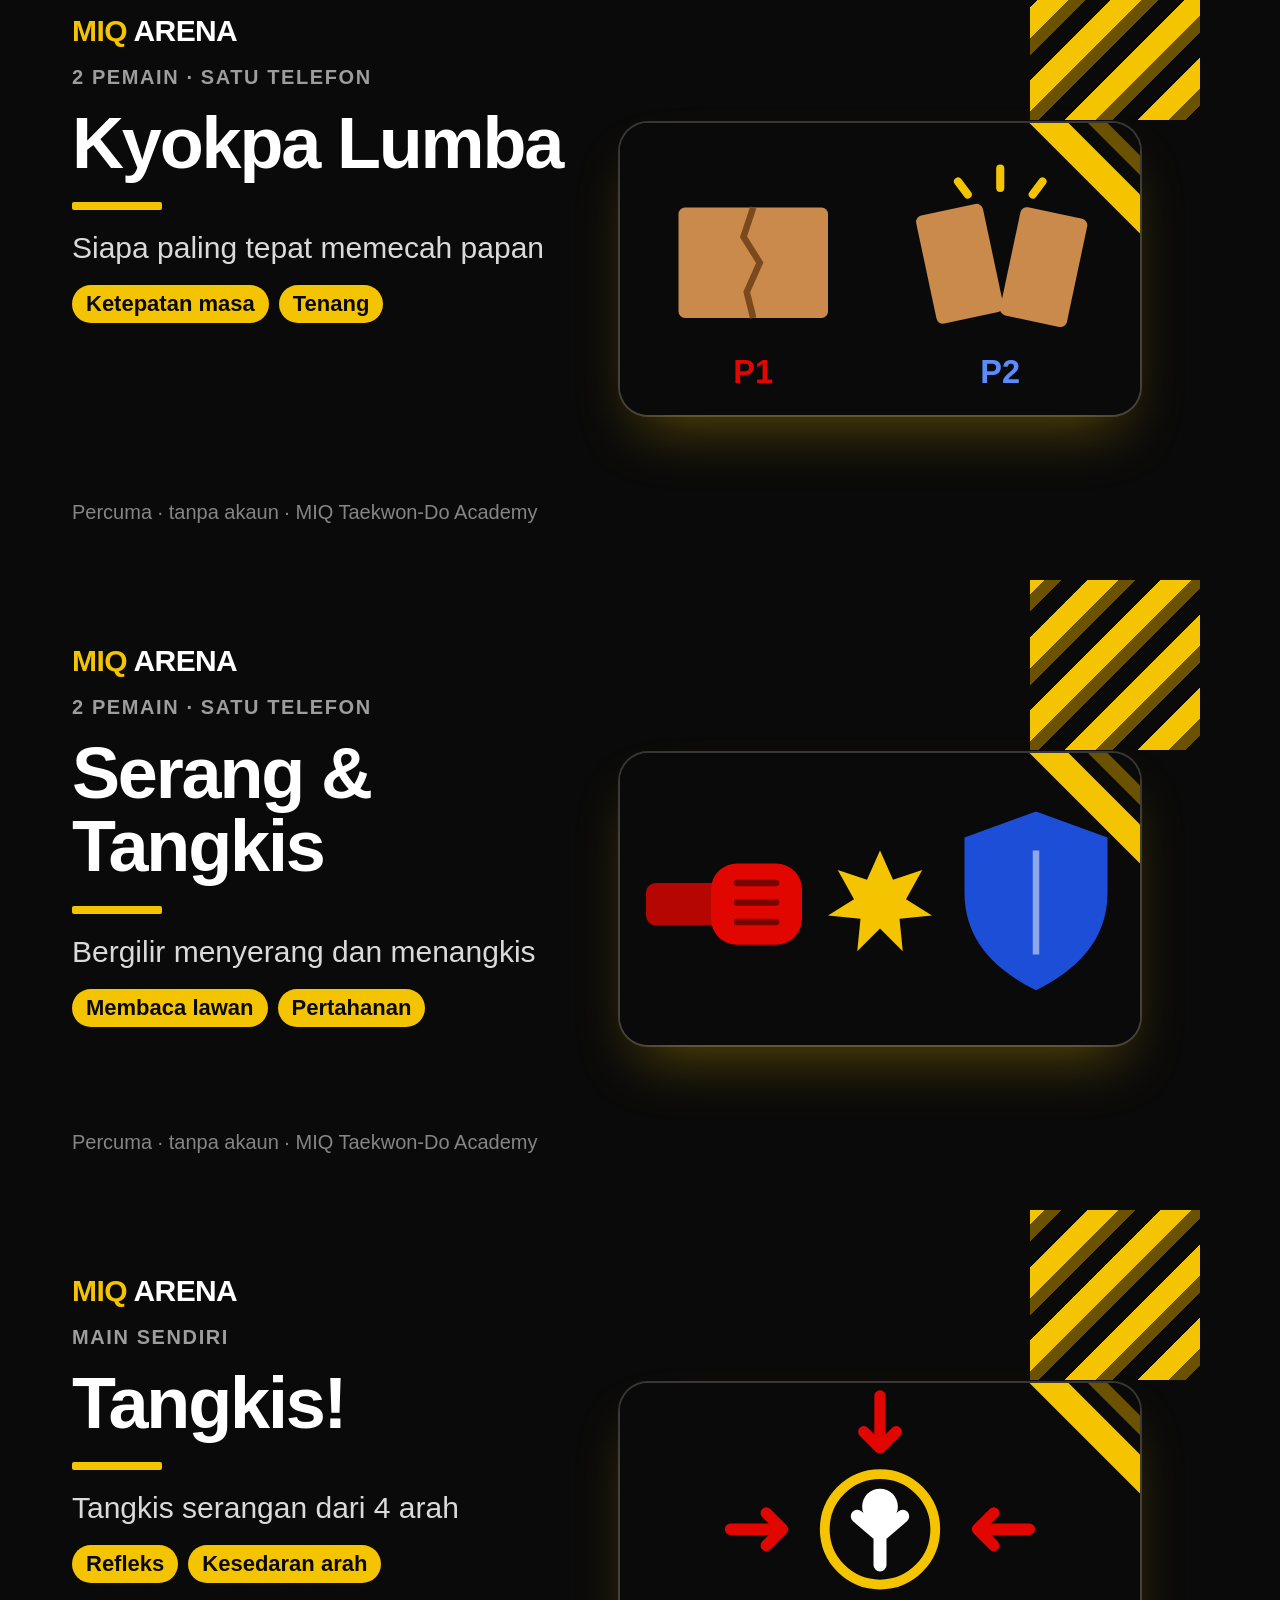
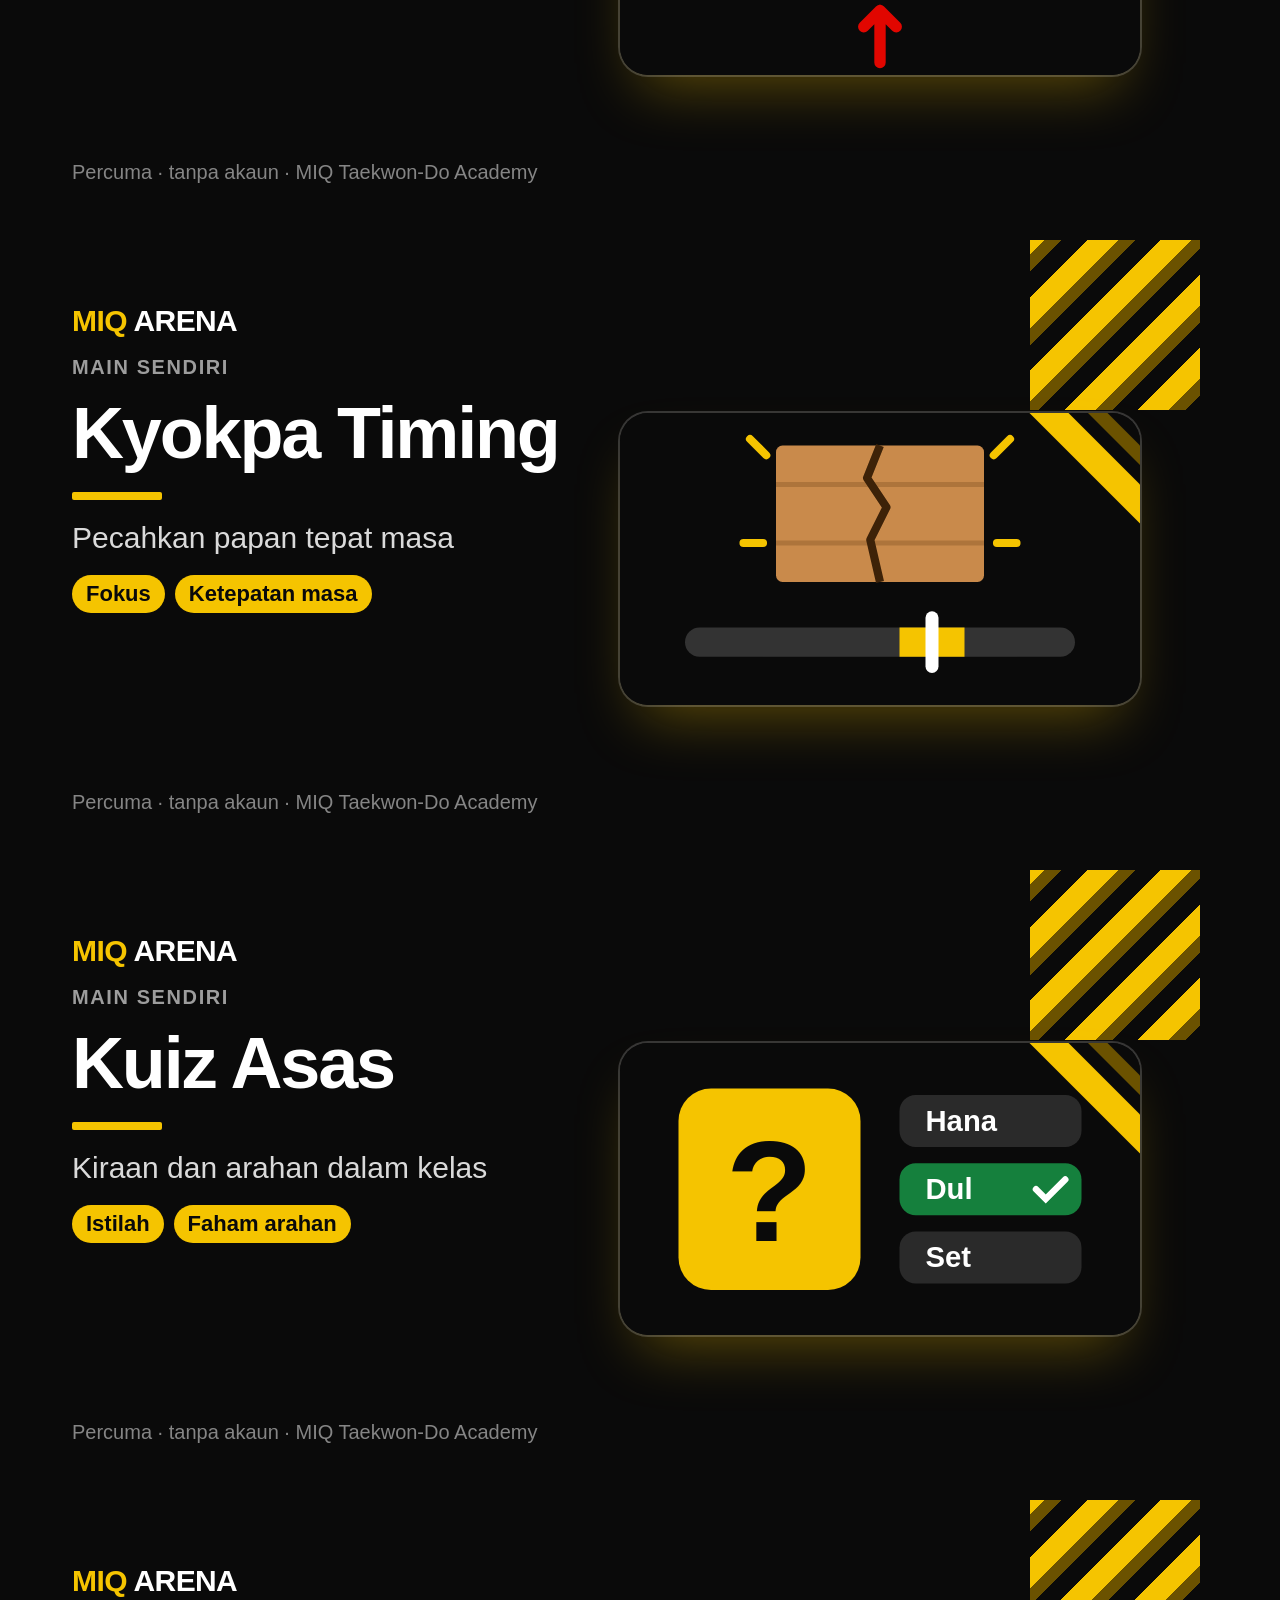
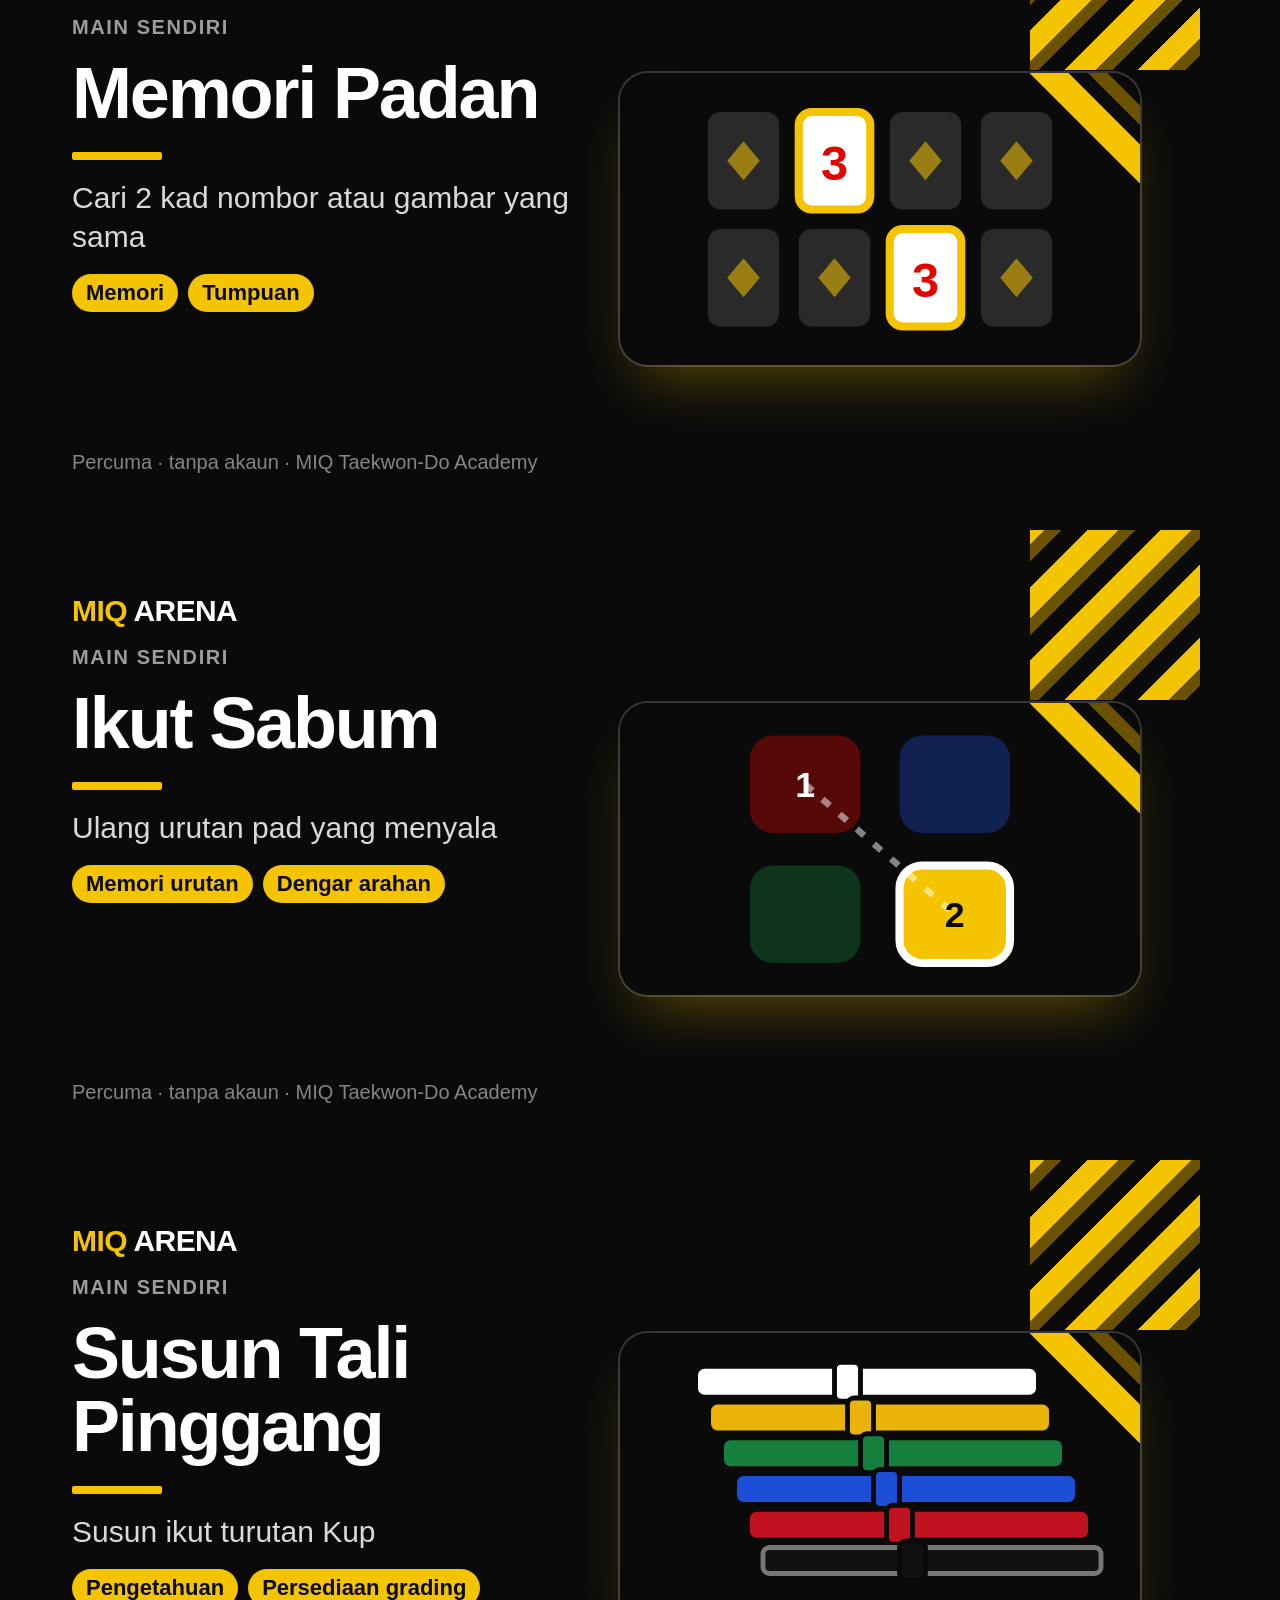
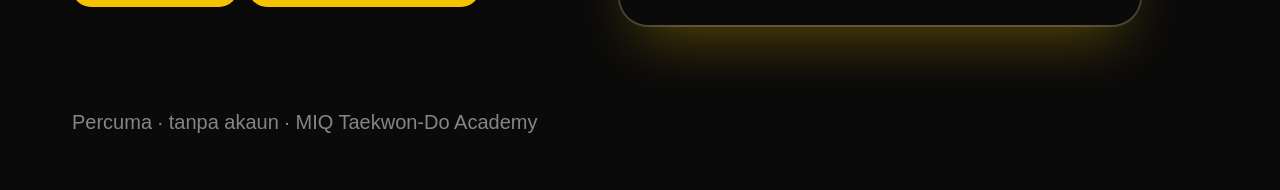
<file: og/_render.html>
<!doctype html>
<html lang="ms"><head><meta charset="utf-8"><title>OG render</title>
<style>
html,body{margin:0;background:#0a0a0a}
.og{width:1200px;height:630px;box-sizing:border-box;padding:64px 60px 56px 72px;display:flex;align-items:center;gap:48px;position:relative;overflow:hidden;
  background:#0a0a0a;color:#fff;font-family:Geist,"Helvetica Neue",Arial,sans-serif}
.og:target ~ .og, .og:has(~ .og:target){display:none}
.og:before{content:"";position:absolute;right:-90px;top:-90px;width:260px;height:260px;background:repeating-linear-gradient(135deg,#f5c400 0 22px,#6b5200 22px 34px,transparent 34px 52px)}
.l{flex:1;display:flex;flex-direction:column;gap:18px;min-width:0;align-self:stretch;justify-content:center}
.brand{font-size:30px;font-weight:900;letter-spacing:-.02em}.brand b{color:#f5c400}
.mode{font-size:20px;font-weight:700;letter-spacing:.08em;color:rgba(255,255,255,.6)}
h1{margin:0;font-size:72px;line-height:1.02;letter-spacing:-.03em;font-weight:900}
h1:after{content:"";display:block;width:90px;height:8px;background:#f5c400;margin-top:22px;border-radius:2px}
p{margin:0;font-size:30px;line-height:1.3;color:rgba(255,255,255,.85)}
.tags{display:flex;gap:10px;flex-wrap:wrap}.tags i{font-style:normal;font-size:22px;font-weight:700;background:#f5c400;color:#0a0a0a;padding:6px 14px;border-radius:999px}
.foot{margin-top:auto;font-size:20px;color:rgba(255,255,255,.5)}
.r{width:520px;flex:none;position:relative}
.art{display:block;width:100%;aspect-ratio:16/9;border-radius:28px;overflow:hidden;box-shadow:0 0 0 2px rgba(255,255,255,.18),0 30px 60px -20px rgba(245,196,0,.35)}
.art svg{display:block;width:100%;height:100%}
</style></head><body>
<section class="og" id="matsogi">
  <div class="l">
    <span class="brand"><b>MIQ</b> ARENA</span>
    <span class="mode">MAIN SENDIRI</span>
    <h1>Matsogi Reflex</h1>
    <p>Serang Chong, elak Hong</p>
    <div class="tags"><i>Refleks</i><i>Disiplin</i></div>
    <span class="foot">Percuma · tanpa akaun · MIQ Taekwon-Do Academy</span>
  </div>
  <div class="r"><span class="art" aria-hidden="true"><svg viewBox="0 0 160 90" xmlns="http://www.w3.org/2000/svg"><rect width="160" height="90" fill="#0a0a0a"/><polygon points="126,0 138,0 160,22 160,34" fill="#f5c400"/><polygon points="144,0 150,0 160,10 160,16" fill="#6b5200"/><g stroke="#f5c400" stroke-width="3" stroke-linecap="round"><path d="M52 14v6M52 68v6M22 44h6M76 44h6M31 23l4 4M69 61l4 4M31 65l4-4M69 27l4-4"/></g>
    <circle cx="52" cy="44" r="18" fill="#1d4ed8"/><circle cx="52" cy="44" r="11" fill="none" stroke="#fff" stroke-opacity=".5" stroke-width="2"/>
    <circle cx="112" cy="50" r="15" fill="#e10600" opacity=".85"/><path d="M106 44l12 12M118 44l-12 12" stroke="#fff" stroke-width="3" stroke-linecap="round"/>
    <text x="52" y="84" fill="#fff" font-size="8" font-weight="800" text-anchor="middle" font-family="sans-serif">CHONG</text><text x="112" y="84" fill="#fff" font-size="8" font-weight="800" text-anchor="middle" font-family="sans-serif" opacity=".7">HONG</text></svg></span></div>
</section>
<section class="og" id="run">
  <div class="l">
    <span class="brand"><b>MIQ</b> ARENA</span>
    <span class="mode">MAIN SENDIRI</span>
    <h1>Dojang Run</h1>
    <p>Lari, lompat dan tendang papan</p>
    <div class="tags"><i>Ketangkasan</i><i>Koordinasi</i></div>
    <span class="foot">Percuma · tanpa akaun · MIQ Taekwon-Do Academy</span>
  </div>
  <div class="r"><span class="art" aria-hidden="true"><svg viewBox="0 0 160 90" xmlns="http://www.w3.org/2000/svg"><rect width="160" height="90" fill="#0a0a0a"/><polygon points="126,0 138,0 160,22 160,34" fill="#f5c400"/><polygon points="144,0 150,0 160,10 160,16" fill="#6b5200"/><path d="M0 76h160" stroke="#333" stroke-width="2"/><g stroke="#f5c400" stroke-width="2.5" stroke-linecap="round" opacity=".7"><path d="M16 34h18M10 44h20M18 54h14"/></g>
    <circle cx="59" cy="30" r="5.5" fill="#fff"/><path d="M58 37l-2 15M58 41l-10 6M58 41l10-5M56 52l-9 7-3-6M56 52l18-2" stroke="#fff" stroke-width="4" fill="none" stroke-linecap="round" stroke-linejoin="round"/>
    <rect x="80" y="40" width="7" height="24" rx="1.5" fill="#c98a4b"/><path d="M83.5 40l-2 8 3 6-2 10" stroke="#7a4a1e" stroke-width="1.5" fill="none"/>
    <rect x="116" y="64" width="12" height="12" rx="2" fill="#f5c400"/></svg></span></div>
</section>
<section class="og" id="kick">
  <div class="l">
    <span class="brand"><b>MIQ</b> ARENA</span>
    <span class="mode">MAIN SENDIRI</span>
    <h1>Flying Kick Dash</h1>
    <p>Tendang melompat, lalu celah pad</p>
    <div class="tags"><i>Masa &amp; rentak</i><i>Fokus</i></div>
    <span class="foot">Percuma · tanpa akaun · MIQ Taekwon-Do Academy</span>
  </div>
  <div class="r"><span class="art" aria-hidden="true"><svg viewBox="0 0 160 90" xmlns="http://www.w3.org/2000/svg"><rect width="160" height="90" fill="#0a0a0a"/><polygon points="126,0 138,0 160,22 160,34" fill="#f5c400"/><polygon points="144,0 150,0 160,10 160,16" fill="#6b5200"/><rect x="100" y="4" width="16" height="28" rx="4" fill="#e10600"/><rect x="100" y="58" width="16" height="26" rx="4" fill="#1d4ed8"/>
    <path d="M14 80Q28 42 42 36" stroke="#f5c400" stroke-width="2.5" stroke-dasharray="4 4" fill="none" stroke-linecap="round"/>
    <circle cx="44" cy="36" r="5.5" fill="#fff"/><path d="M48 41l14 6M62 47l28-2M62 47l-6 10 9 3M50 42l-8 8" stroke="#fff" stroke-width="4" fill="none" stroke-linecap="round" stroke-linejoin="round"/></svg></span></div>
</section>
<section class="og" id="duel">
  <div class="l">
    <span class="brand"><b>MIQ</b> ARENA</span>
    <span class="mode">2 PEMAIN · SATU TELEFON</span>
    <h1>Duel Refleks</h1>
    <p>Siapa tekan dahulu bila SIJAK!</p>
    <div class="tags"><i>Refleks</i><i>Sportsmanship</i></div>
    <span class="foot">Percuma · tanpa akaun · MIQ Taekwon-Do Academy</span>
  </div>
  <div class="r"><span class="art" aria-hidden="true"><svg viewBox="0 0 160 90" xmlns="http://www.w3.org/2000/svg"><rect width="160" height="90" fill="#0a0a0a"/><polygon points="126,0 138,0 160,22 160,34" fill="#f5c400"/><polygon points="144,0 150,0 160,10 160,16" fill="#6b5200"/><circle cx="38" cy="54" r="19" fill="#e10600"/><circle cx="38" cy="54" r="12" fill="none" stroke="#fff" stroke-opacity=".45" stroke-width="2"/>
    <circle cx="122" cy="54" r="19" fill="#1d4ed8"/><circle cx="122" cy="54" r="12" fill="none" stroke="#fff" stroke-opacity=".45" stroke-width="2"/>
    <path d="M84 36l-10 14h9l-6 14 14-18h-9l6-10z" fill="#f5c400"/>
    <text x="80" y="26" fill="#f5c400" font-size="14" font-weight="900" text-anchor="middle" font-family="sans-serif">SIJAK!</text></svg></span></div>
</section>
<section class="og" id="tarik">
  <div class="l">
    <span class="brand"><b>MIQ</b> ARENA</span>
    <span class="mode">2 PEMAIN · SATU TELEFON</span>
    <h1>Tarik Tali</h1>
    <p>Tarik tali pinggang hitam ke pihak anda</p>
    <div class="tags"><i>Stamina</i><i>Semangat</i></div>
    <span class="foot">Percuma · tanpa akaun · MIQ Taekwon-Do Academy</span>
  </div>
  <div class="r"><span class="art" aria-hidden="true"><svg viewBox="0 0 160 90" xmlns="http://www.w3.org/2000/svg"><rect width="160" height="90" fill="#0a0a0a"/><polygon points="126,0 138,0 160,22 160,34" fill="#f5c400"/><polygon points="144,0 150,0 160,10 160,16" fill="#6b5200"/><path d="M80 8v74" stroke="#fff" stroke-opacity=".25" stroke-width="2" stroke-dasharray="4 4"/>
    <rect x="12" y="42" width="136" height="9" rx="2" fill="#1a1a1a" stroke="#666" stroke-width="1.5"/><rect x="77" y="34" width="6" height="25" rx="2" fill="#f5c400"/>
    <circle cx="16" cy="46.5" r="8" fill="#e10600"/><circle cx="144" cy="46.5" r="8" fill="#1d4ed8"/>
    <path d="M50 24H26m6-6l-6 6 6 6" stroke="#e10600" stroke-width="3.5" fill="none" stroke-linecap="round" stroke-linejoin="round"/>
    <path d="M110 70h24m-6-6l6 6-6 6" stroke="#1d4ed8" stroke-width="3.5" fill="none" stroke-linecap="round" stroke-linejoin="round"/></svg></span></div>
</section>
<section class="og" id="klumba">
  <div class="l">
    <span class="brand"><b>MIQ</b> ARENA</span>
    <span class="mode">2 PEMAIN · SATU TELEFON</span>
    <h1>Kyokpa Lumba</h1>
    <p>Siapa paling tepat memecah papan</p>
    <div class="tags"><i>Ketepatan masa</i><i>Tenang</i></div>
    <span class="foot">Percuma · tanpa akaun · MIQ Taekwon-Do Academy</span>
  </div>
  <div class="r"><span class="art" aria-hidden="true"><svg viewBox="0 0 160 90" xmlns="http://www.w3.org/2000/svg"><rect width="160" height="90" fill="#0a0a0a"/><polygon points="126,0 138,0 160,22 160,34" fill="#f5c400"/><polygon points="144,0 150,0 160,10 160,16" fill="#6b5200"/><rect x="18" y="26" width="46" height="34" rx="2" fill="#c98a4b"/><path d="M41 26l-3 9 5 8-4 9 2 8" stroke="#7a4a1e" stroke-width="2" fill="none"/>
    <g transform="rotate(-12 106 43)"><rect x="94" y="26" width="21" height="34" rx="2" fill="#c98a4b"/></g><g transform="rotate(12 124 43)"><rect x="120" y="26" width="21" height="34" rx="2" fill="#c98a4b"/></g>
    <g stroke="#f5c400" stroke-width="2.5" stroke-linecap="round"><path d="M117 14v6M104 18l3 4M130 18l-3 4"/></g>
    <text x="41" y="80" fill="#e10600" font-size="10" font-weight="900" text-anchor="middle" font-family="sans-serif">P1</text><text x="117" y="80" fill="#5b8cff" font-size="10" font-weight="900" text-anchor="middle" font-family="sans-serif">P2</text></svg></span></div>
</section>
<section class="og" id="serang">
  <div class="l">
    <span class="brand"><b>MIQ</b> ARENA</span>
    <span class="mode">2 PEMAIN · SATU TELEFON</span>
    <h1>Serang &amp; Tangkis</h1>
    <p>Bergilir menyerang dan menangkis</p>
    <div class="tags"><i>Membaca lawan</i><i>Pertahanan</i></div>
    <span class="foot">Percuma · tanpa akaun · MIQ Taekwon-Do Academy</span>
  </div>
  <div class="r"><span class="art" aria-hidden="true"><svg viewBox="0 0 160 90" xmlns="http://www.w3.org/2000/svg"><rect width="160" height="90" fill="#0a0a0a"/><polygon points="126,0 138,0 160,22 160,34" fill="#f5c400"/><polygon points="144,0 150,0 160,10 160,16" fill="#6b5200"/><rect x="8" y="40" width="24" height="13" rx="3" fill="#e10600" opacity=".8"/><rect x="28" y="34" width="28" height="25" rx="8" fill="#e10600"/>
    <path d="M36 40h12M36 46h12M36 52h12" stroke="#7a0300" stroke-width="2" stroke-linecap="round"/>
    <path d="M80 30l4 9 9-3-5 9 8 5-10 1 1 10-7-7-7 7 1-10-10-1 8-5-5-9 9 3z" fill="#f5c400"/>
    <path d="M128 18l22 8v17c0 15-10 24-22 30-12-6-22-15-22-30V26z" fill="#1d4ed8"/><path d="M128 30v32" stroke="#fff" stroke-opacity=".5" stroke-width="2"/></svg></span></div>
</section>
<section class="og" id="tangkis">
  <div class="l">
    <span class="brand"><b>MIQ</b> ARENA</span>
    <span class="mode">MAIN SENDIRI</span>
    <h1>Tangkis!</h1>
    <p>Tangkis serangan dari 4 arah</p>
    <div class="tags"><i>Refleks</i><i>Kesedaran arah</i></div>
    <span class="foot">Percuma · tanpa akaun · MIQ Taekwon-Do Academy</span>
  </div>
  <div class="r"><span class="art" aria-hidden="true"><svg viewBox="0 0 160 90" xmlns="http://www.w3.org/2000/svg"><rect width="160" height="90" fill="#0a0a0a"/><polygon points="126,0 138,0 160,22 160,34" fill="#f5c400"/><polygon points="144,0 150,0 160,10 160,16" fill="#6b5200"/><circle cx="80" cy="45" r="17" fill="none" stroke="#f5c400" stroke-width="3"/>
    <circle cx="80" cy="38" r="5.5" fill="#fff"/><path d="M80 44v12M80 47l-7-6M80 47l7-6" stroke="#fff" stroke-width="4" fill="none" stroke-linecap="round" stroke-linejoin="round"/>
    <g stroke="#e10600" stroke-width="3.5" fill="none" stroke-linecap="round" stroke-linejoin="round">
    <path d="M80 4v16m-5-5l5 5 5-5"/><path d="M80 86V70m-5 5l5-5 5 5"/><path d="M34 45h16m-5-5l5 5-5 5"/><path d="M126 45h-16m5-5l-5 5 5 5"/></g></svg></span></div>
</section>
<section class="og" id="kyokpa">
  <div class="l">
    <span class="brand"><b>MIQ</b> ARENA</span>
    <span class="mode">MAIN SENDIRI</span>
    <h1>Kyokpa Timing</h1>
    <p>Pecahkan papan tepat masa</p>
    <div class="tags"><i>Fokus</i><i>Ketepatan masa</i></div>
    <span class="foot">Percuma · tanpa akaun · MIQ Taekwon-Do Academy</span>
  </div>
  <div class="r"><span class="art" aria-hidden="true"><svg viewBox="0 0 160 90" xmlns="http://www.w3.org/2000/svg"><rect width="160" height="90" fill="#0a0a0a"/><polygon points="126,0 138,0 160,22 160,34" fill="#f5c400"/><polygon points="144,0 150,0 160,10 160,16" fill="#6b5200"/><rect x="48" y="10" width="64" height="42" rx="2" fill="#c98a4b"/><path d="M48 22h64M48 40h64" stroke="#7a4a1e" stroke-opacity=".35" stroke-width="1.5"/>
    <path d="M80 10l-4 10 6 9-5 10 3 13" stroke="#3d2208" stroke-width="2.5" fill="none" stroke-linejoin="round"/>
    <g stroke="#f5c400" stroke-width="2.5" stroke-linecap="round"><path d="M40 8l5 5M120 8l-5 5M38 40h6M122 40h-6"/></g>
    <rect x="20" y="66" width="120" height="9" rx="4.5" fill="#333"/><rect x="86" y="66" width="20" height="9" fill="#f5c400"/><rect x="94" y="61" width="4" height="19" rx="2" fill="#fff"/></svg></span></div>
</section>
<section class="og" id="kuiz">
  <div class="l">
    <span class="brand"><b>MIQ</b> ARENA</span>
    <span class="mode">MAIN SENDIRI</span>
    <h1>Kuiz Asas</h1>
    <p>Kiraan dan arahan dalam kelas</p>
    <div class="tags"><i>Istilah</i><i>Faham arahan</i></div>
    <span class="foot">Percuma · tanpa akaun · MIQ Taekwon-Do Academy</span>
  </div>
  <div class="r"><span class="art" aria-hidden="true"><svg viewBox="0 0 160 90" xmlns="http://www.w3.org/2000/svg"><rect width="160" height="90" fill="#0a0a0a"/><polygon points="126,0 138,0 160,22 160,34" fill="#f5c400"/><polygon points="144,0 150,0 160,10 160,16" fill="#6b5200"/><rect x="18" y="14" width="56" height="62" rx="10" fill="#f5c400"/><text x="46" y="61" fill="#0a0a0a" font-size="44" font-weight="900" text-anchor="middle" font-family="sans-serif">?</text>
    <g font-size="9" font-weight="700" font-family="sans-serif" fill="#fff">
    <rect x="86" y="16" width="56" height="16" rx="5" fill="#2a2a2a"/><text x="94" y="27">Hana</text>
    <rect x="86" y="37" width="56" height="16" rx="5" fill="#15803d"/><text x="94" y="48">Dul</text><path d="M128 45l3 3 6-6" stroke="#fff" stroke-width="2" fill="none" stroke-linecap="round"/>
    <rect x="86" y="58" width="56" height="16" rx="5" fill="#2a2a2a"/><text x="94" y="69">Set</text></g></svg></span></div>
</section>
<section class="og" id="memori">
  <div class="l">
    <span class="brand"><b>MIQ</b> ARENA</span>
    <span class="mode">MAIN SENDIRI</span>
    <h1>Memori Padan</h1>
    <p>Cari 2 kad nombor atau gambar yang sama</p>
    <div class="tags"><i>Memori</i><i>Tumpuan</i></div>
    <span class="foot">Percuma · tanpa akaun · MIQ Taekwon-Do Academy</span>
  </div>
  <div class="r"><span class="art" aria-hidden="true"><svg viewBox="0 0 160 90" xmlns="http://www.w3.org/2000/svg"><rect width="160" height="90" fill="#0a0a0a"/><polygon points="126,0 138,0 160,22 160,34" fill="#f5c400"/><polygon points="144,0 150,0 160,10 160,16" fill="#6b5200"/><rect x="27" y="12" width="22" height="30" rx="4" fill="#2a2a2a"/><path d="M38 21l5 6-5 6-5-6z" fill="#f5c400" opacity=".55"/><rect x="55" y="12" width="22" height="30" rx="4" fill="#fff" stroke="#f5c400" stroke-width="2.5"/><text x="66" y="33" fill="#e10600" font-size="15" font-weight="900" text-anchor="middle" font-family="sans-serif">3</text><rect x="83" y="12" width="22" height="30" rx="4" fill="#2a2a2a"/><path d="M94 21l5 6-5 6-5-6z" fill="#f5c400" opacity=".55"/><rect x="111" y="12" width="22" height="30" rx="4" fill="#2a2a2a"/><path d="M122 21l5 6-5 6-5-6z" fill="#f5c400" opacity=".55"/><rect x="27" y="48" width="22" height="30" rx="4" fill="#2a2a2a"/><path d="M38 57l5 6-5 6-5-6z" fill="#f5c400" opacity=".55"/><rect x="55" y="48" width="22" height="30" rx="4" fill="#2a2a2a"/><path d="M66 57l5 6-5 6-5-6z" fill="#f5c400" opacity=".55"/><rect x="83" y="48" width="22" height="30" rx="4" fill="#fff" stroke="#f5c400" stroke-width="2.5"/><text x="94" y="69" fill="#e10600" font-size="15" font-weight="900" text-anchor="middle" font-family="sans-serif">3</text><rect x="111" y="48" width="22" height="30" rx="4" fill="#2a2a2a"/><path d="M122 57l5 6-5 6-5-6z" fill="#f5c400" opacity=".55"/></svg></span></div>
</section>
<section class="og" id="sabum">
  <div class="l">
    <span class="brand"><b>MIQ</b> ARENA</span>
    <span class="mode">MAIN SENDIRI</span>
    <h1>Ikut Sabum</h1>
    <p>Ulang urutan pad yang menyala</p>
    <div class="tags"><i>Memori urutan</i><i>Dengar arahan</i></div>
    <span class="foot">Percuma · tanpa akaun · MIQ Taekwon-Do Academy</span>
  </div>
  <div class="r"><span class="art" aria-hidden="true"><svg viewBox="0 0 160 90" xmlns="http://www.w3.org/2000/svg"><rect width="160" height="90" fill="#0a0a0a"/><polygon points="126,0 138,0 160,22 160,34" fill="#f5c400"/><polygon points="144,0 150,0 160,10 160,16" fill="#6b5200"/><rect x="40" y="10" width="34" height="30" rx="7" fill="#e10600" opacity=".35"/><rect x="86" y="10" width="34" height="30" rx="7" fill="#1d4ed8" opacity=".35"/>
    <rect x="40" y="50" width="34" height="30" rx="7" fill="#15803d" opacity=".35"/><rect x="86" y="50" width="34" height="30" rx="7" fill="#f5c400" stroke="#fff" stroke-width="2.5"/>
    <path d="M57 25L103 65" stroke="#fff" stroke-opacity=".5" stroke-width="2" stroke-dasharray="3 4"/>
    <g font-size="11" font-weight="900" font-family="sans-serif" text-anchor="middle"><text x="57" y="29" fill="#fff">1</text><text x="103" y="69" fill="#0a0a0a">2</text></g></svg></span></div>
</section>
<section class="og" id="tali">
  <div class="l">
    <span class="brand"><b>MIQ</b> ARENA</span>
    <span class="mode">MAIN SENDIRI</span>
    <h1>Susun Tali Pinggang</h1>
    <p>Susun ikut turutan Kup</p>
    <div class="tags"><i>Pengetahuan</i><i>Persediaan grading</i></div>
    <span class="foot">Percuma · tanpa akaun · MIQ Taekwon-Do Academy</span>
  </div>
  <div class="r"><span class="art" aria-hidden="true"><svg viewBox="0 0 160 90" xmlns="http://www.w3.org/2000/svg"><rect width="160" height="90" fill="#0a0a0a"/><polygon points="126,0 138,0 160,22 160,34" fill="#f5c400"/><polygon points="144,0 150,0 160,10 160,16" fill="#6b5200"/><rect x="24" y="11" width="104" height="8" rx="2" fill="#ffffff"/><rect x="66" y="9" width="8" height="12" rx="2" fill="#ffffff" stroke="#0a0a0a" stroke-width="1.5"/><rect x="28" y="22" width="104" height="8" rx="2" fill="#eab308"/><rect x="70" y="20" width="8" height="12" rx="2" fill="#eab308" stroke="#0a0a0a" stroke-width="1.5"/><rect x="32" y="33" width="104" height="8" rx="2" fill="#15803d"/><rect x="74" y="31" width="8" height="12" rx="2" fill="#15803d" stroke="#0a0a0a" stroke-width="1.5"/><rect x="36" y="44" width="104" height="8" rx="2" fill="#1d4ed8"/><rect x="78" y="42" width="8" height="12" rx="2" fill="#1d4ed8" stroke="#0a0a0a" stroke-width="1.5"/><rect x="40" y="55" width="104" height="8" rx="2" fill="#c1121f"/><rect x="82" y="53" width="8" height="12" rx="2" fill="#c1121f" stroke="#0a0a0a" stroke-width="1.5"/><rect x="44" y="66" width="104" height="8" rx="2" fill="#111111" stroke="#777" stroke-width="1.5"/><rect x="86" y="64" width="8" height="12" rx="2" fill="#111111" stroke="#0a0a0a" stroke-width="1.5"/></svg></span></div>
</section>
</body></html>
</file>
<file: css/app.css>
:root{
  --ink:#0a0a0a;--ink2:#171717;--paper:#f6f6f7;--surface:#fff;--line:#e6e6e8;--muted:#6b6b70;
  --y:#f5c400;--y1:#ffd21f;--yd:#6b5200;--ok:#15803d;--warn:#b45309;--bad:#c1121f;
  --chong:#1d4ed8;--hong:#e10600;
  --card:0 1px 2px rgba(10,10,10,.04),0 12px 32px -18px rgba(10,10,10,.18);
  --glow:0 10px 24px -10px #e0a800;
  --stripes:repeating-linear-gradient(135deg,var(--y) 0 14px,var(--yd) 14px 22px,transparent 22px 34px);
}
*{box-sizing:border-box;-webkit-tap-highlight-color:transparent}
html,body{margin:0;min-height:100%;background:var(--paper);color:var(--ink);font-family:Geist,ui-sans-serif,system-ui,sans-serif;font-size:14px;overscroll-behavior:none}
body{display:flex;justify-content:center}
#app{width:100%;max-width:480px;min-height:100vh;display:flex;flex-direction:column;background:var(--paper);position:relative}
a{color:var(--ink);text-decoration:none}
button{font:inherit;color:inherit;border:0;background:none;cursor:pointer}
button:focus-visible,a:focus-visible,input:focus-visible{outline:2px solid var(--ink);outline-offset:2px}
h1,h2,h3{margin:0}
.mono{font-family:"Geist Mono",ui-monospace,monospace}
.muted{color:var(--muted)}
.label{font-size:12px;font-weight:600;letter-spacing:.025em;color:var(--muted);text-transform:uppercase}

/* header */
.top{background:var(--ink);color:#fff;padding:16px;display:flex;align-items:center;justify-content:space-between;position:relative;overflow:hidden}
.logo{display:flex;align-items:center;gap:10px}
.mark{width:36px;height:36px;border-radius:10px;background:var(--ink2);position:relative;overflow:hidden;display:grid;place-items:center;font-weight:900;font-size:15px;letter-spacing:-.05em}
.mark:before{content:"";position:absolute;right:-10px;top:-10px;width:30px;height:30px;background:repeating-linear-gradient(135deg,var(--y) 0 6px,var(--yd) 6px 10px,transparent 10px 14px)}
.mark span{position:relative}
.word{font-weight:900;font-size:20px;letter-spacing:-.05em;line-height:22px}
.sub{font-size:11px;letter-spacing:.14em;color:rgba(255,255,255,.55);font-weight:600}
.q{color:var(--y)}
.av{width:40px;height:40px;border-radius:999px;background:#fff;color:var(--ink);display:grid;place-items:center;font-weight:700;font-size:14px;flex:none}
.av.big{width:56px;height:56px;font-size:20px;background:var(--ink);color:#fff}

main{padding:16px;display:flex;flex-direction:column;gap:20px;flex:1}
.card{background:var(--surface);border:1px solid rgba(230,230,232,.7);border-radius:16px;padding:20px;box-shadow:var(--card)}
.dark{background:var(--ink);color:#fff;border-radius:16px;padding:20px;position:relative;overflow:hidden}
.dark .stripe{position:absolute;right:-40px;top:-40px;width:130px;height:130px;background:var(--stripes)}
.dark > *:not(.stripe){position:relative}
.ptitle{display:flex;align-items:center;gap:10px}
.ptitle:before{content:"";width:4px;height:28px;background:var(--y);transform:skewX(-18deg);border-radius:2px;flex:none}
.ptitle h1{font-size:28px;line-height:34px;font-weight:700;letter-spacing:-.025em}
.row{display:flex;align-items:center;gap:8px;flex-wrap:wrap}
.pill{display:inline-flex;align-items:center;gap:6px;background:var(--paper);border-radius:999px;padding:4px 10px;font-size:12px;font-weight:600}
.pill.dark-p{background:var(--ink);color:#fff}
.pill.ok{background:rgba(21,128,61,.12);color:var(--ok)}
.pill.y{background:var(--y);color:var(--ink)}
.sw{width:22px;height:8px;border-radius:3px;box-shadow:inset 0 0 0 1px rgba(10,10,10,.18);flex:none}
.bar{height:8px;border-radius:999px;background:var(--line);overflow:hidden}
.bar i{display:block;height:100%;border-radius:999px;background:linear-gradient(90deg,var(--y1),var(--y))}
.tiles{display:grid;grid-template-columns:repeat(3,minmax(0,1fr));gap:8px}
.tile{background:var(--paper);border-radius:12px;padding:10px;display:flex;flex-direction:column;gap:2px;min-width:0}
.tile .v{font-size:20px;font-weight:700;letter-spacing:-.025em;white-space:nowrap}
.tile .v small{font-size:12px;color:var(--muted);font-weight:500}
.tile .k{font-size:11px;font-weight:600;letter-spacing:.025em;color:var(--muted)}
.btn{display:inline-flex;align-items:center;justify-content:center;gap:8px;font-weight:600;font-size:15px;padding:14px 18px;border-radius:8px;min-height:44px}
.btn.p{background:linear-gradient(180deg,var(--y1),var(--y));color:var(--ink);box-shadow:var(--glow)}
.btn.d{background:var(--ink);color:#fff}
.btn.g{background:var(--surface);border:1px solid var(--line)}
.btn.full{width:100%}
.btn:active{transform:scale(.98)}
.grid2{display:grid;grid-template-columns:repeat(2,minmax(0,1fr));gap:12px}
.gcard{background:var(--surface);border:1px solid rgba(230,230,232,.7);border-radius:16px;padding:16px;box-shadow:var(--card);display:flex;flex-direction:column;gap:8px;min-height:160px;text-align:left}
.grid2 > .gcard:last-child:nth-child(odd){grid-column:span 2;min-height:0}
.gcard.soon{box-shadow:none;border:1px dashed var(--line);background:transparent}
.gcard b{font-size:15px}
.gcard .d{font-size:12px;line-height:16px;color:var(--muted)}
.gcard .pill{margin-top:auto;align-self:flex-start}
.ic{width:40px;height:40px;border-radius:12px;background:var(--y);display:grid;place-items:center;flex:none}
.soon .ic{background:var(--paper)}
.ic svg{width:20px;height:20px}
.sechead{display:flex;justify-content:space-between;align-items:baseline}
.sechead h2{font-size:18px;font-weight:700}

/* bottom nav */
nav.bn{position:sticky;bottom:0;background:var(--surface);border-top:1px solid var(--line);padding:8px 12px calc(12px + env(safe-area-inset-bottom));display:grid;grid-template-columns:repeat(4,minmax(0,1fr));gap:4px;z-index:5}
nav.bn a{display:flex;flex-direction:column;align-items:center;gap:4px;font-size:11px;font-weight:500;color:var(--muted);padding:4px 0}
nav.bn a span{width:52px;height:30px;border-radius:999px;display:grid;place-items:center}
nav.bn a.on{color:var(--ink);font-weight:600}
nav.bn a.on span{background:linear-gradient(90deg,var(--y1),var(--y));box-shadow:var(--glow)}
nav.bn svg{width:18px;height:18px}

/* lists */
.lvl{width:100%;background:var(--surface);border:1px solid rgba(230,230,232,.7);border-radius:12px;padding:12px 14px;display:flex;align-items:center;gap:12px;text-align:left;min-height:56px}
.lvl.sel{border:2px solid var(--ink);padding:11px 13px;box-shadow:var(--glow)}
.lvl.lock{opacity:.5;cursor:not-allowed}
.lvl .nm{flex:1;display:flex;flex-direction:column}
.lvl .nm b{font-size:14px}
.lvl .nm span{font-size:12px;color:var(--muted)}
.belt{width:40px;height:12px;border-radius:4px;flex:none;box-shadow:inset 0 0 0 1px rgba(10,10,10,.2)}
.trow{display:flex;justify-content:space-between;align-items:center;padding:12px 20px;border-top:1px solid var(--line)}
.thead{display:flex;justify-content:space-between;padding:8px 20px;background:var(--paper)}
.badges{display:grid;grid-template-columns:repeat(4,minmax(0,1fr));gap:8px}
.badge{background:var(--surface);border:1px solid rgba(230,230,232,.7);border-radius:12px;padding:10px 4px;display:flex;flex-direction:column;align-items:center;gap:6px;text-align:center}
.badge span.c{width:40px;height:40px;border-radius:999px;background:var(--y);display:grid;place-items:center}
.badge.no{opacity:.45}.badge.no span.c{background:var(--paper)}
.badge small{font-size:11px;line-height:14px;font-weight:600}
.chart{display:grid;grid-template-columns:repeat(7,minmax(0,1fr));gap:8px;align-items:end;height:130px}
.chart div{display:flex;flex-direction:column;align-items:center;gap:6px;height:100%;justify-content:flex-end}
.chart i{display:block;width:100%;border-radius:6px;background:var(--ink);min-height:4px}
.chart i.z{background:var(--line)}.chart i.t{background:linear-gradient(180deg,var(--y1),var(--y))}
.chart span{font-size:11px;font-weight:600;color:var(--muted)}

/* form */
.field{display:flex;flex-direction:column;gap:6px}
.field input,.lb input,#lbForm input,#pinF input,[data-cren],#cNew{height:48px;border:1px solid var(--line);border-radius:8px;padding:0 12px;font:inherit;font-size:16px;background:#fff;color:var(--ink)}
.err{font-size:13px;color:var(--bad);font-weight:600}
.chips{display:grid;gap:8px}
.chip{min-height:48px;border-radius:12px;border:1px solid var(--line);background:#fff;font-weight:600;font-size:13px;display:flex;flex-direction:column;align-items:center;justify-content:center;gap:6px;padding:8px 4px}
.chip.on{background:var(--ink);color:#fff;border-color:var(--ink)}
.note{background:rgba(245,196,0,.16);border-radius:12px;padding:14px;font-size:13px;line-height:19px;display:flex;gap:10px}
.note svg{flex:none;width:18px;height:18px;margin-top:1px}
.warnbar{background:#fff7e0;color:var(--yd);font-size:12px;padding:8px 16px;text-align:center}

/* game hero */
.hero{background:var(--ink);color:#fff;padding:16px 16px 24px;position:relative;overflow:hidden;display:flex;flex-direction:column;gap:18px}
.hero .stripe{position:absolute;right:-50px;top:-50px;width:170px;height:170px;background:var(--stripes)}
.hero > *:not(.stripe){position:relative}
.back{width:40px;height:40px;border-radius:12px;background:var(--ink2);display:grid;place-items:center}
.rules{display:grid;grid-template-columns:repeat(2,minmax(0,1fr));gap:8px}
.rules div{background:var(--ink2);border-radius:12px;padding:12px;display:flex;align-items:center;gap:10px;font-size:12px;line-height:16px}
.rules b{display:block;font-size:13px}
.dot{width:24px;height:24px;border-radius:999px;flex:none}

/* play */
.play{flex:1;display:flex;flex-direction:column;padding:12px;background:var(--ink);color:#fff;min-height:100vh}
.hud{display:flex;justify-content:space-between;align-items:center;padding:4px 4px 10px}
.hud .k{font-size:11px;color:rgba(255,255,255,.55);letter-spacing:.1em;text-transform:uppercase;font-weight:600}
.hud .v{font-size:24px;font-weight:700;line-height:1;font-variant-numeric:tabular-nums}
.pbar{height:4px;background:#2a2a2e;border-radius:4px;overflow:hidden;margin:0 4px 10px}
.pbar i{display:block;height:100%;width:0;background:var(--y);transition:width .2s}
#arena{flex:1;display:grid;grid-template-columns:1fr 1fr;grid-template-rows:1fr 1fr;gap:8px;touch-action:none;user-select:none;-webkit-user-select:none;position:relative;min-height:380px}
.zone{background:var(--ink2);border:1px solid #2a2a2e;border-radius:18px;position:relative;display:grid;place-items:center;overflow:hidden}
.zone .zl{position:absolute;left:10px;top:8px;font-size:10px;letter-spacing:.12em;text-transform:uppercase;color:#6b6b70;pointer-events:none}
.pad{width:62%;aspect-ratio:1;border-radius:50%;transform:scale(0);pointer-events:none;transition:transform .06s ease-out}
.pad.c{background:radial-gradient(circle at 35% 30%,#6f9bff,var(--chong) 55%,#12318f);transform:scale(1);box-shadow:0 0 40px rgba(29,78,216,.6)}
.pad.h{background:radial-gradient(circle at 35% 30%,#ff6b6f,var(--hong) 55%,#8a0400);transform:scale(1);box-shadow:0 0 40px rgba(225,6,0,.6)}
.zone.fo{background:#10351f}.zone.fb{background:#3d1214}
#toast{position:absolute;left:50%;top:50%;transform:translate(-50%,-50%) scale(.85);font-size:32px;font-weight:700;padding:8px 18px;border-radius:12px;background:rgba(0,0,0,.8);opacity:0;pointer-events:none;transition:opacity .12s,transform .12s;white-space:nowrap;z-index:5}
#toast.on{opacity:1;transform:translate(-50%,-50%) scale(1)}
#toast.ok{color:#7dffa8}#toast.bad{color:#ff8a8d}#toast.warn{color:var(--y)}
#count{position:absolute;inset:0;display:grid;place-items:center;font-size:88px;font-weight:900;background:rgba(10,10,10,.9);border-radius:18px;z-index:6;text-align:center}
#count small{display:block;font-size:15px;font-weight:500;color:rgba(255,255,255,.6);margin-top:6px}
.quit{color:rgba(255,255,255,.6);font-size:13px;padding:12px;margin-top:4px}

/* result */
.res{text-align:center;display:flex;flex-direction:column;align-items:center;gap:6px;padding-top:8px}
.res .big{font-size:64px;font-weight:900;letter-spacing:-.04em;line-height:1;margin-top:8px}
.st{background:var(--surface);border:1px solid rgba(230,230,232,.7);border-radius:16px;padding:12px;box-shadow:var(--card)}
.st .v{font-size:22px;font-weight:700;letter-spacing:-.025em;margin-top:2px}
.st .v small{font-size:12px;color:var(--muted);font-weight:500}
.tip{background:var(--surface);border-left:3px solid var(--y);border-radius:0;padding:12px;font-size:13px;line-height:1.5}
.newb{display:flex;gap:8px;flex-wrap:wrap;justify-content:center}
/* kyokpa */
.kplay{flex:1;display:flex;flex-direction:column;padding:12px;background:var(--ink);color:#fff;min-height:100vh}
#karena{flex:1;display:flex;flex-direction:column;justify-content:space-between;gap:16px;touch-action:none;user-select:none;-webkit-user-select:none;position:relative;border-radius:18px;background:radial-gradient(ellipse at 50% 35%,#24242a,#121214 70%);padding:20px 16px 18px;min-height:440px;cursor:pointer}
.stage{flex:1;display:flex;flex-direction:column;align-items:center;justify-content:center;gap:0;position:relative}
.stack{display:flex;flex-direction:column;align-items:center;gap:6px}
.stack.shake{animation:shake .35s}
@keyframes shake{20%,60%{transform:translateX(-8px)}40%,80%{transform:translateX(8px)}}
.board{width:230px;height:46px;display:flex;position:relative}
.board i{flex:1;height:100%;background:repeating-linear-gradient(90deg,rgba(0,0,0,.08) 0 2px,transparent 2px 13px),linear-gradient(180deg,#e4b77d,#c48a4c);border:1px solid #8a5a2b;transition:transform .45s cubic-bezier(.2,.8,.2,1),opacity .45s}
.board i:first-child{border-radius:6px 0 0 6px;border-right:none}.board i:last-child{border-radius:0 6px 6px 0;border-left:none}
.board.broke i:first-child{transform:translate(-46px,70px) rotate(-28deg);opacity:0}
.board.broke i:last-child{transform:translate(46px,70px) rotate(28deg);opacity:0}
.blocks{display:flex;justify-content:space-between;width:250px;margin-top:6px}
.blocks span{width:46px;height:40px;background:#3a3a40;border-radius:4px}
.kmsg{position:absolute;top:6px;left:50%;transform:translateX(-50%);font-size:30px;font-weight:900;letter-spacing:-.02em;opacity:0;transition:opacity .12s;white-space:nowrap;pointer-events:none}
.kmsg.on{opacity:1}.kmsg.p{color:var(--y)}.kmsg.g{color:#7dffa8}.kmsg.b{color:#ff8a8d}
.meter{position:relative;height:58px;border-radius:14px;background:#2a2a2e;overflow:hidden}
.meter .zone{position:absolute;top:0;bottom:0;background:linear-gradient(180deg,var(--y1),var(--y));border:0;border-radius:0}
.meter .perf{position:absolute;top:0;bottom:0;width:4px;margin-left:-2px;background:#0a0a0a;opacity:.55}
.meter .needle{position:absolute;top:-4px;bottom:-4px;width:6px;margin-left:-3px;background:#fff;border-radius:3px;box-shadow:0 0 14px rgba(255,255,255,.8)}
.khint{text-align:center;font-size:13px;color:rgba(255,255,255,.6)}
.sets{display:flex;gap:6px;justify-content:center}
.sets b{width:12px;height:12px;border-radius:3px;background:#2a2a2e}
.sets b.ok{background:var(--y)}.sets b.no{background:#5a1f22}.sets b.cur{outline:2px solid #fff;outline-offset:1px}
/* kuiz */
.qcard{background:var(--ink);color:#fff;border-radius:16px;padding:22px 18px;text-align:center;display:flex;flex-direction:column;gap:8px;position:relative;overflow:hidden}
.qcard .stripe{position:absolute;right:-30px;top:-30px;width:90px;height:90px;background:var(--stripes)}
.qcard .qk{font-size:12px;letter-spacing:.12em;font-weight:600;color:rgba(255,255,255,.6);position:relative}
.qcard .qt{font-size:40px;font-weight:900;letter-spacing:-.03em;line-height:1.1;position:relative;word-break:break-word}
.qcard .qt.sm{font-size:24px;font-weight:700}
.opts{display:flex;flex-direction:column;gap:10px}
.opt{min-height:56px;border-radius:12px;background:var(--surface);border:1px solid var(--line);font-size:17px;font-weight:600;padding:12px 16px;text-align:left;display:flex;align-items:center;gap:12px;box-shadow:var(--card)}
.opt .l{width:28px;height:28px;border-radius:8px;background:var(--paper);display:grid;place-items:center;font-size:13px;flex:none}
.opt.ok{background:#e7f6ec;border-color:var(--ok);color:#0f5a2b}.opt.ok .l{background:var(--ok);color:#fff}
.opt.no{background:#fde8e8;border-color:var(--bad);color:#7a0d14}.opt.no .l{background:var(--bad);color:#fff}
.opt:disabled{cursor:default}
.qbar{display:flex;gap:4px}.qbar b{flex:1;height:6px;border-radius:3px;background:var(--line)}
.qbar b.ok{background:var(--ok)}.qbar b.no{background:var(--bad)}.qbar b.cur{background:var(--y)}
.fb{border-radius:12px;padding:12px 14px;font-size:14px;line-height:20px;font-weight:600}
.fb.ok{background:#e7f6ec;color:#0f5a2b}.fb.no{background:#fde8e8;color:#7a0d14}
/* memori */
.mgrid{display:grid;gap:8px}
.mc{aspect-ratio:3/4;border-radius:12px;position:relative;perspective:600px;padding:0}
.mc .in{position:absolute;inset:0;transition:transform .3s;transform-style:preserve-3d}
.mc.open .in,.mc.done .in{transform:rotateY(180deg)}
.mc .f,.mc .b{position:absolute;inset:0;border-radius:12px;backface-visibility:hidden;-webkit-backface-visibility:hidden;display:flex;align-items:center;justify-content:center;text-align:center;padding:6px;overflow:hidden}
.mc .b{background:var(--ink);background-image:repeating-linear-gradient(135deg,rgba(245,196,0,.9) 0 5px,transparent 5px 14px);background-size:100% 100%;border:3px solid var(--ink)}
.mc .b span{background:var(--ink);color:var(--y);font-weight:900;font-size:13px;padding:2px 6px;border-radius:6px;letter-spacing:-.02em}
.mc .f{transform:rotateY(180deg);font-weight:700;line-height:1.15;word-break:break-word;hyphens:auto}
.mc .f.ko{background:var(--ink);color:var(--y)}
.mc .f.mn{background:var(--surface);color:var(--ink);border:1px solid var(--line)}
.mc.done .f{box-shadow:0 0 0 3px var(--ok) inset}
.mc.done .f.mn{background:#e7f6ec}
.mc.miss .f{box-shadow:0 0 0 3px var(--bad) inset}
/* ikut sabum */
.splay{flex:1;display:flex;flex-direction:column;padding:12px;background:var(--ink);color:#fff;min-height:100vh;gap:12px}
.sstat{text-align:center;padding:10px;border-radius:12px;background:var(--ink2);font-weight:700;font-size:16px;min-height:44px;display:grid;place-items:center}
.sstat.you{background:var(--y);color:var(--ink)}
.sstat.bad{background:#5a1f22;color:#ffd0d2}.sstat.good{background:#10351f;color:#9ff0b9}
.spads{flex:1;display:grid;grid-template-columns:repeat(2,minmax(0,1fr));gap:10px;touch-action:none;user-select:none;-webkit-user-select:none;min-height:360px}
.spad{border-radius:18px;display:grid;place-items:center;opacity:.5;transform:scale(.97);transition:opacity .08s,transform .08s,box-shadow .08s;border:0}
.spad svg{width:44px;height:44px}
.spad.lit{opacity:1;transform:scale(1.02)}
.spads.wait .spad{cursor:default}
/* susun tali pinggang */
.bbar{height:18px;border-radius:5px;position:relative;box-shadow:inset 0 0 0 1px rgba(10,10,10,.22);overflow:hidden;flex:none}
.bbar .btip{position:absolute;top:0;bottom:0;right:14%;width:14%}
.bpool{display:grid;grid-template-columns:repeat(2,minmax(0,1fr));gap:8px}
.bbtn{background:var(--surface);border:1px solid var(--line);border-radius:12px;padding:12px;display:flex;flex-direction:column;gap:8px;min-height:64px;justify-content:center;box-shadow:var(--card);text-align:left}
.bbtn small{font-size:12px;font-weight:600;line-height:15px}
.bbtn.wrong{animation:shake .35s;border-color:var(--bad);background:#fde8e8}
.ladder{display:flex;flex-direction:column;gap:6px}
.lrow{display:flex;align-items:center;gap:10px;background:var(--surface);border:1px solid rgba(230,230,232,.7);border-radius:10px;padding:8px 10px}
.lrow .n{width:24px;height:24px;border-radius:6px;background:var(--ink);color:var(--y);font-weight:700;font-size:12px;display:grid;place-items:center;flex:none}
.lrow.empty{background:transparent;border:1px dashed var(--line)}
.lrow .bbar{width:96px}
/* dojang run */
.rplay{display:flex;flex-direction:column;background:#eaf6ff;color:var(--ink);height:100vh;height:100dvh;padding:10px 10px 12px;gap:8px;overflow:hidden}
.rhud{display:flex;justify-content:space-between;align-items:center;padding:0 4px}
.rhud .v{font-size:22px;font-weight:700;font-variant-numeric:tabular-nums;line-height:1}
.rhud .k{font-size:10px;letter-spacing:.12em;color:var(--muted);font-weight:600}
.hearts{font-size:22px;letter-spacing:2px;color:#e11d48}
.hearts .off{color:#cfd3da}
.rplay .quit{color:var(--muted)}
#rwrap{flex:1;position:relative;border-radius:16px;overflow:hidden;touch-action:none;user-select:none;-webkit-user-select:none;min-height:300px}
#rcv{position:absolute;inset:0;width:100%;height:100%;display:block}
.rctl{display:grid;grid-template-columns:repeat(5,minmax(0,1fr));gap:6px}
.rctl button{min-height:52px;border-radius:12px;background:#fff;border:1px solid var(--line);box-shadow:var(--card);color:var(--ink);display:flex;flex-direction:column;align-items:center;justify-content:center;gap:2px;font-size:10px;font-weight:600;touch-action:none}
.rctl button svg{width:20px;height:20px}
.rctl button.kick{background:linear-gradient(180deg,var(--y1),var(--y));color:var(--ink)}
.rctl button:active{transform:scale(.95)}
.cmeter{display:flex;align-items:center;gap:6px;flex:1;max-width:220px;font-size:18px}
.cbar{flex:1;height:10px;border-radius:99px;background:#e5e7eb;overflow:hidden}
.cbar i{display:block;height:100%;width:70%;background:#22c55e;border-radius:99px;transition:width .1s linear}
.cbar i.low{background:#e11d48}
.chcard{display:flex;gap:12px;align-items:flex-start;text-align:left;padding:12px;border-radius:14px;background:var(--ink);color:#fff;width:100%}
.chcard .che{font-size:34px;line-height:1;flex:none}
.chcard .cht{display:flex;flex-direction:column;gap:4px;font-size:13px;line-height:18px;color:rgba(255,255,255,.8)}
.chcard .cht b{font-size:16px;color:#fff}
.chcard .pill{align-self:flex-start;margin-top:2px}
.chcard:active{transform:scale(.98)}
.rtop{display:flex;justify-content:space-between;align-items:center;gap:8px}
.rtop .quit{padding:6px 8px;margin:0}
/* duel */
.dplay{height:100vh;height:100dvh;display:flex;flex-direction:column;background:var(--ink);overflow:hidden;touch-action:none;user-select:none;-webkit-user-select:none}
.dhalf{flex:1;display:flex;flex-direction:column;align-items:center;justify-content:center;gap:6px;color:#fff;position:relative;transition:background .08s;cursor:pointer}
.dhalf.hong{background:#8a0e14}.dhalf.chong{background:#163a9e}
.dhalf.top{transform:rotate(180deg)}
.dhalf.go{background:var(--y)!important;color:var(--ink)}
.dhalf.win{box-shadow:inset 0 0 0 8px #7dffa8}
.dhalf.foul{background:#3d1214!important}
.dhalf .nm{font-size:14px;font-weight:600;letter-spacing:.12em;opacity:.8;text-transform:uppercase}
.dhalf .sc{font-size:72px;font-weight:900;line-height:1;font-variant-numeric:tabular-nums}
.dhalf .msg{font-size:22px;font-weight:800;min-height:28px;text-align:center;padding:0 12px}
.dmid{height:54px;display:flex;align-items:center;justify-content:space-between;padding:0 12px;background:var(--ink);color:#fff}
.dmid .quit{margin:0;padding:8px}
.dmid .t{font-size:12px;font-weight:600;letter-spacing:.1em;color:rgba(255,255,255,.6)}
.seg{display:grid;grid-template-columns:repeat(3,minmax(0,1fr));gap:8px}
/* tarik tali */
.tplay{position:relative}
.rope{position:absolute;left:86%;top:0;bottom:0;width:22px;margin-left:-11px;pointer-events:none;z-index:3}
.rope .belt{position:absolute;left:0;right:0;top:-40%;height:180%;border-radius:3px;transition:transform .09s ease-out;will-change:transform;
  background:repeating-linear-gradient(0deg,transparent 0 5px,rgba(255,255,255,.12) 5px 6px),linear-gradient(90deg,#0a0a0a 0 3px,#2a2a2e 3px 4px,#0a0a0a 4px 18px,#2a2a2e 18px 19px,#0a0a0a 19px);
  box-shadow:0 0 0 2px rgba(255,255,255,.35),0 4px 14px rgba(0,0,0,.45)}
.rope .belt.final{transition:transform .55s cubic-bezier(.2,.9,.2,1)}
.rope.jerk0{animation:jerk0 .12s}.rope.jerk1{animation:jerk1 .12s}
@keyframes jerk0{50%{transform:translateX(-3px) scaleX(.86)}}
@keyframes jerk1{50%{transform:translateX(3px) scaleX(.86)}}
.rope .knot.pulse{animation:kp .18s}
@keyframes kp{50%{transform:scale(1.12)}}
.rope .dan{position:absolute;left:3px;right:3px;height:5px;background:var(--y);border-radius:1px}
.rope .knot{position:absolute;left:50%;top:50%;width:58px;height:46px;margin:-23px 0 0 -29px;filter:drop-shadow(0 6px 10px rgba(0,0,0,.45))}
.rope .knot .k1{position:absolute;inset:6px 10px;background:#0a0a0a;border-radius:6px;border:2px solid #f5c400}
.rope .knot .k2{position:absolute;left:4px;right:4px;top:18px;height:10px;background:#0a0a0a;border-radius:3px;border:2px solid #f5c400}
.rope .knot .t1,.rope .knot .t2{position:absolute;width:12px;height:22px;background:#0a0a0a;border:2px solid #f5c400;border-radius:2px;top:30px}
.rope .knot .t1{left:12px;transform:rotate(18deg)}.rope .knot .t2{right:12px;transform:rotate(-18deg)}
.wline{position:absolute;left:0;right:0;height:4px;background:rgba(255,255,255,.55);pointer-events:none;z-index:2}
.dhalf .tap{font-size:30px;font-weight:900;letter-spacing:.02em}
/* main berdua */
.mpcard{position:relative;overflow:hidden;border-radius:16px;color:#fff;padding:16px;min-height:150px;display:flex;flex-direction:column;gap:8px;text-align:left;
  background:linear-gradient(135deg,#a3111a 0 49.5%,#0a0a0a 49.5% 50.5%,#1d4ed8 50.5% 100%);box-shadow:var(--card)}
.mpcard .ic{background:#fff}
.mpcard b{font-size:16px}
.mpcard .d{font-size:12px;line-height:16px;color:rgba(255,255,255,.85)}
.mpcard .pill{margin-top:auto;align-self:flex-start;background:#fff;color:var(--ink)}
.mpcard .vs{position:absolute;right:12px;top:12px;font-weight:900;font-size:13px;background:var(--y);color:var(--ink);border-radius:999px;padding:3px 8px}
.mpbig{flex-direction:row;align-items:center;min-height:0;gap:14px}
.mpbig .txt{display:flex;flex-direction:column;gap:4px;flex:1}
.mphead{display:flex;align-items:center;gap:8px}
.mphead .dots{display:flex}.mphead .dots span{width:14px;height:14px;border-radius:999px;border:2px solid var(--paper)}
.mphead .dots span+span{margin-left:-5px}
/* kyokpa lumba */
.klhalf{justify-content:space-around;padding:14px 18px}
.klhalf .meter{width:100%;height:50px}
.klhalf .board{width:150px;height:34px}
.klhalf .row1{display:flex;align-items:center;justify-content:space-between;width:100%}
.klhalf .sc{font-size:44px}
.klhalf .kres{font-size:20px;font-weight:900;min-height:26px;letter-spacing:-.01em}
.klhalf .kres.p{color:var(--y)}.klhalf .kres.g{color:#7dffa8}.klhalf .kres.b{color:#ffb4b8}
/* tangkis */
.tgplay{flex:1;display:flex;flex-direction:column;padding:12px;background:var(--ink);color:#fff;min-height:100vh;gap:10px}
#tgArena{position:relative;width:100%;aspect-ratio:1;max-height:62vh;margin:0 auto;border-radius:20px;background:radial-gradient(circle at 50% 50%,#26262c,#121214 70%);touch-action:none;user-select:none;-webkit-user-select:none;overflow:hidden;cursor:pointer}
#tgArena .guide{position:absolute;inset:0;background:linear-gradient(45deg,transparent calc(50% - 1px),rgba(255,255,255,.08) 50%,transparent calc(50% + 1px)),linear-gradient(-45deg,transparent calc(50% - 1px),rgba(255,255,255,.08) 50%,transparent calc(50% + 1px));pointer-events:none}
#tgArena .lbl{position:absolute;font-size:11px;font-weight:700;letter-spacing:.12em;color:rgba(255,255,255,.35);pointer-events:none}
.tgme{position:absolute;left:50%;top:50%;width:84px;height:84px;margin:-42px 0 0 -42px;border-radius:50%;background:#fff;display:grid;place-items:center;box-shadow:0 0 0 6px rgba(245,196,0,.25);pointer-events:none}
.tgme .belt{position:absolute;left:10px;right:10px;top:48px;height:8px;border-radius:2px}
.tgme.blk{animation:blk .2s}
@keyframes blk{50%{box-shadow:0 0 0 16px rgba(245,196,0,.55)}}
.tgme.hurt{animation:hurt .3s}
@keyframes hurt{50%{box-shadow:0 0 0 16px rgba(225,6,0,.6);transform:scale(.92)}}
.tgatk{position:absolute;width:52px;height:52px;margin:-26px 0 0 -26px;border-radius:50%;background:radial-gradient(circle at 35% 30%,#ff6b6f,#e10600 55%,#8a0400);display:grid;place-items:center;pointer-events:none;box-shadow:0 0 18px rgba(225,6,0,.6)}
.tgatk svg{width:26px;height:26px}
.tgatk.gone{transition:opacity .2s,transform .2s;opacity:0;transform:scale(1.6)}
.tgdpad{display:grid;grid-template-columns:repeat(4,minmax(0,1fr));gap:6px}
.tgdpad button{min-height:50px;border-radius:12px;background:var(--ink2);color:#fff;font-size:11px;font-weight:600;display:flex;flex-direction:column;align-items:center;justify-content:center;gap:2px}
/* serang & tangkis */
.sthalf{justify-content:space-between;padding:12px 14px;gap:8px}
.sthalf .row1{display:flex;align-items:center;justify-content:space-between;width:100%}
.sthalf .sc{font-size:40px}
.sthalf .role{font-size:12px;font-weight:800;letter-spacing:.14em;padding:4px 10px;border-radius:999px;background:rgba(255,255,255,.18)}
.sthalf .role.atk{background:var(--y);color:var(--ink)}
.stzones{display:flex;flex-direction:column;gap:6px;width:100%;flex:1;justify-content:center}
.stz{min-height:44px;flex:1;max-height:64px;border-radius:12px;background:rgba(0,0,0,.28);color:#fff;font-weight:800;font-size:15px;display:flex;align-items:center;justify-content:space-between;padding:0 14px;border:2px solid transparent}
.stz small{font-weight:600;font-size:11px;opacity:.75}
.sthalf.atkr .stz{background:rgba(255,255,255,.92);color:var(--ink)}
.stz.lit{background:#ff2a2a!important;color:#fff!important;border-color:#fff;box-shadow:0 0 22px rgba(255,42,42,.8)}
.stz.ok{background:#15803d!important;color:#fff!important}
.stz.pick{background:var(--y)!important;color:var(--ink)!important}
.sthalf .msg{font-size:16px;font-weight:800;min-height:20px;text-align:center}
/* cabaran harian */
.daily{display:flex;flex-direction:column;gap:10px}
.drow{display:flex;align-items:center;gap:12px;padding:10px 12px;border-radius:12px;background:var(--paper)}
.drow .chk{width:28px;height:28px;border-radius:999px;border:2px solid var(--line);display:grid;place-items:center;flex:none;background:#fff}
.drow.done{background:#e7f6ec}.drow.done .chk{background:var(--ok);border-color:var(--ok)}
.drow .tx{flex:1;display:flex;flex-direction:column;gap:2px;min-width:0}
.drow .tx b{font-size:13px;line-height:17px}
.drow .tx span{font-size:12px;color:var(--muted)}
.drow a{flex:none;font-size:12px;font-weight:700;padding:8px 12px;border-radius:8px;background:var(--ink);color:#fff;min-height:36px;display:flex;align-items:center}
.dbar{display:flex;gap:4px}.dbar i{flex:1;height:6px;border-radius:3px;background:var(--line)}.dbar i.on{background:var(--ok)}
@media (prefers-reduced-motion:reduce){*{transition:none!important;animation:none!important}}

/* ================= Tablet mini (menegak, 481–699px) ================= */
@media (min-width:481px) and (max-width:699px){
  #app{max-width:none}
  main{max-width:640px;width:100%;margin:0 auto}
  .hero{padding-left:max(20px,calc((100% - 640px)/2));padding-right:max(20px,calc((100% - 640px)/2))}
  nav.bn{padding-left:max(12px,calc((100% - 560px)/2));padding-right:max(12px,calc((100% - 560px)/2))}
  main.wide .grid2{grid-template-columns:repeat(3,minmax(0,1fr))}
}
/* ================= Tablet dan skrin besar ================= */
@media (min-width:700px){
  #app{max-width:1024px}
  /* skrin permainan guna seluruh lebar skrin */
  #app:has(.dplay),#app:has(.rplay),#app:has(.play),#app:has(.kplay),#app:has(.splay),#app:has(.tgplay),#app:has(.fkplay){max-width:none}
  .top{padding:18px 28px}
  main{max-width:720px;width:100%;margin:0 auto;padding:24px 20px}
  main.wide{max-width:1000px}
  main.wide .grid2{grid-template-columns:repeat(auto-fill,minmax(210px,1fr));gap:16px}
  main.home{display:grid;grid-template-columns:repeat(2,minmax(0,1fr));gap:20px;align-content:start}
  main.home > *{grid-column:1/-1}
  main.home > :nth-child(1),main.home > :nth-child(2){grid-column:auto}
  .hero{padding-left:max(20px,calc((100% - 720px)/2));padding-right:max(20px,calc((100% - 720px)/2))}
  nav.bn{padding-left:max(12px,calc((100% - 640px)/2));padding-right:max(12px,calc((100% - 640px)/2))}
  .ptitle h1{font-size:32px}
  .btn{font-size:16px}
  .lvl{min-height:64px}
  .mpcard{min-height:170px}
  .mpbig{min-height:0}
  /* game berdua: teks dan sasaran lebih besar */
  .dhalf .sc{font-size:120px}
  .dhalf .msg{font-size:30px;min-height:38px}
  .dhalf .nm{font-size:17px}
  .dmid{height:64px;padding:0 24px}
  .sthalf{padding:20px 28px}
  .sthalf .sc{font-size:64px}
  .stzones{max-width:640px;margin:0 auto}
  .stz{max-height:110px;font-size:22px;padding:0 24px}
  .stz small{font-size:14px}
  .klhalf{padding:20px 40px}
  .klhalf .sc{font-size:64px}
  .klhalf .meter{height:76px;max-width:760px}
  .klhalf .board{width:220px;height:48px}
  .klhalf .kres{font-size:30px}
  .rope{width:30px;margin-left:-15px}
  .rope .knot{transform:scale(1.4)}
  /* kawasan main solo */
  .play,.kplay,.splay,.tgplay{padding:16px max(16px,calc((100% - 900px)/2))}
  .hud .v{font-size:30px}
  #arena{min-height:60vh}
  #karena{min-height:60vh}
  #karena .board{width:340px;height:64px}
  #karena .blocks{width:370px}
  #karena .meter{height:80px}
  .kmsg{font-size:44px}
  .spads{max-width:760px;width:100%;margin:0 auto;gap:16px}
  .spad svg{width:64px;height:64px}
  #tgArena{width:min(100%,62vh);max-height:none}
  .tgatk{width:68px;height:68px;margin:-34px 0 0 -34px}
  .tgme{transform:scale(1.25)}
  .tgdpad{max-width:620px;width:100%;margin:0 auto}
  .mgrid{max-width:min(560px,44vh);margin:0 auto;width:100%}
  .bpool{grid-template-columns:repeat(3,minmax(0,1fr))}
  .opt{min-height:64px;font-size:19px}
  .qcard .qt{font-size:52px}
  .rctl{max-width:700px;width:100%;margin:0 auto}
  .rctl button{min-height:60px;font-size:12px}
  #toast{font-size:44px}
}

/* Papan markah */
.lbrow.me{background:#fff7cc;box-shadow:inset 3px 0 0 var(--y)}
.lbn{width:30px;text-align:center;font-weight:800;font-size:15px;flex:none}
.lbnm{white-space:nowrap;overflow:hidden;text-overflow:ellipsis}
.lbok{background:#e7f8ee;color:var(--ok);border-radius:10px;padding:10px 12px;font-size:13px;font-weight:600;line-height:1.45}
.lbchips{display:flex;flex-wrap:wrap;gap:6px}
.lbchips .chip{min-height:36px;padding:6px 12px;flex-direction:row}
.lbdel{width:30px;height:30px;border-radius:8px;background:#fee2e2;color:#b91c1c;font-weight:700;flex:none}
.lbchips .chip.on{background:var(--ink);color:#fff;border-color:var(--ink)}
.lbtabs{display:flex;gap:8px;overflow-x:auto;padding-bottom:4px;-webkit-overflow-scrolling:touch}
.lbtabs .chip{flex:none;flex-direction:row;padding:8px 14px;min-height:42px;white-space:nowrap}
.lbtabs .chip.on{border-color:var(--ink)}
#lbName{height:48px;border:1px solid var(--line);border-radius:8px;padding:0 12px;font:inherit;font-size:16px;background:#fff;color:var(--ink)}

/* Kenapa main */
.why{display:flex;flex-wrap:wrap;gap:4px}
.why i{font-style:normal;font-size:11px;font-weight:700;line-height:1;padding:5px 8px;border-radius:999px;background:#fff4b8;color:#5a4500}
.why.dk i{background:rgba(255,255,255,.18);color:#fff}
.whybox{display:flex;flex-direction:column;gap:8px;padding:16px 18px;border-left:4px solid var(--y)}
.whybox p{margin:0;font-size:14px;line-height:21px}

/* Notifikasi kemas kini */
.updbar{position:fixed;left:12px;right:12px;bottom:calc(84px + env(safe-area-inset-bottom));z-index:60;max-width:560px;margin:0 auto;display:flex;align-items:center;gap:10px;padding:10px 10px 10px 14px;background:#0a0a0a;color:#fff;border-radius:14px;box-shadow:0 10px 30px rgba(0,0,0,.3);animation:updIn .3s ease-out}
.updbar .ud{font-size:20px}
.updbar .ut{flex:1;min-width:0;display:flex;flex-direction:column;font-size:12px;line-height:16px;color:rgba(255,255,255,.75)}
.updbar .ut b{color:#fff;font-size:14px}
.updbar .btn{min-height:40px;padding:0 14px;flex:none}
.updbar .ux{background:none;border:0;color:rgba(255,255,255,.6);font-size:16px;width:32px;height:40px;cursor:pointer}
@keyframes updIn{from{transform:translateY(20px);opacity:0}}
.updwrap{position:fixed;inset:0;z-index:70;background:rgba(0,0,0,.55);display:flex;align-items:center;justify-content:center;padding:20px}
.updnew{max-width:420px;width:100%;display:flex;flex-direction:column;gap:12px;padding:22px;animation:updIn .3s ease-out}
.updnew ul{margin:0;padding-left:20px;display:flex;flex-direction:column;gap:6px;font-size:14px;line-height:20px}

/* ================= Flying Kick Dash ================= */
.fkplay{display:flex;flex-direction:column;background:var(--ink);color:#fff;height:100vh;height:100dvh;padding:10px 10px 12px;gap:8px;overflow:hidden}
.fktop{display:flex;justify-content:space-between;align-items:center;padding:0 4px}
.fktop .k{font-size:10px;letter-spacing:.12em;color:rgba(255,255,255,.55);font-weight:600}
.fktop .v{font-size:22px;font-weight:700;font-variant-numeric:tabular-nums;line-height:1;color:var(--y)}
#fkwrap{flex:1;position:relative;border-radius:16px;overflow:hidden;touch-action:none;user-select:none;-webkit-user-select:none;min-height:300px}
#fkcv{position:absolute;inset:0;width:100%;height:100%;display:block}
.fkkiai{min-height:64px;border-radius:14px;border:2px solid var(--y);background:#1a1a1a;color:var(--y);font-size:20px;font-weight:900;letter-spacing:.06em;display:flex;align-items:center;justify-content:center;gap:10px;touch-action:none}
.fkkiai small{font-size:13px;font-weight:600;opacity:.8}
.fkkiai.ready{background:linear-gradient(180deg,var(--y1),var(--y));color:#0a0a0a;box-shadow:var(--glow)}
/* Gambar preview kad game (js/art.js) */
.art{display:block;width:100%;aspect-ratio:16/9;border-radius:12px;overflow:hidden;background:#0a0a0a;flex:none}
.art svg{display:block;width:100%;height:100%}
.gcard.soon .art{filter:grayscale(1);opacity:.45}
.mpcard .art{box-shadow:0 0 0 1px rgba(255,255,255,.25)}
.mpbig .art{width:112px}
.grid2 > .gcard:last-child:nth-child(odd) .art{aspect-ratio:32/9}
.mpcard .vs{z-index:1}
.sharebtn{align-self:flex-start;min-height:40px;padding:8px 14px;font-size:14px;margin-top:4px}

/* ================= Tema gelap (html[data-theme=dark]) ================= */
html[data-theme=dark]{color-scheme:dark;
  --paper:#0d0d0f;--surface:#18181b;--line:#2c2c31;--muted:#a1a1aa;--fg:#f2f2f3;
  --card:0 1px 2px rgba(0,0,0,.4),0 12px 32px -18px rgba(0,0,0,.7)}
html[data-theme=dark],html[data-theme=dark] body{color:var(--fg)}
html[data-theme=dark] a,html[data-theme=dark] nav.bn a.on{color:var(--fg)}
html[data-theme=dark] :focus-visible{outline-color:var(--y)}
html[data-theme=dark] .card,html[data-theme=dark] .gcard,html[data-theme=dark] .lvl,html[data-theme=dark] .badge,
html[data-theme=dark] .st,html[data-theme=dark] .lrow{border-color:var(--line)}
html[data-theme=dark] .gcard.soon{background:transparent}
/* panel hitam: beri garis supaya nampak terpisah daripada latar gelap */
html[data-theme=dark] .dark,html[data-theme=dark] .qcard,html[data-theme=dark] .chcard{background:#000;box-shadow:0 0 0 1px #26262b}
html[data-theme=dark] .top,html[data-theme=dark] .hero{border-bottom:1px solid #1f1f23}
/* butang/pil hitam menjadi cerah supaya kontras */
html[data-theme=dark] .btn.d,html[data-theme=dark] .pill.dark-p,html[data-theme=dark] .drow a{background:#f2f2f3;color:#0a0a0a}
html[data-theme=dark] .chip{background:var(--surface);color:var(--fg)}
html[data-theme=dark] .chip.on,html[data-theme=dark] .lbchips .chip.on{background:var(--y);color:#0a0a0a;border-color:var(--y)}
html[data-theme=dark] .lbtabs .chip.on,html[data-theme=dark] .lvl.sel{border-color:var(--y)}
html[data-theme=dark] .chart i{background:#f2f2f3}
html[data-theme=dark] .av.big{background:#f2f2f3;color:#0a0a0a}
html[data-theme=dark] .field input,html[data-theme=dark] .lb input,html[data-theme=dark] #lbForm input,html[data-theme=dark] #pinF input,
html[data-theme=dark] [data-cren],html[data-theme=dark] #cNew,html[data-theme=dark] #lbName{background:#0d0d0f;color:var(--fg);border-color:var(--line)}
html[data-theme=dark] .drow .chk{background:var(--surface)}
html[data-theme=dark] .mc .f.mn{color:var(--fg)}
html[data-theme=dark] .lrow .n{background:#000}
/* warna status lembut */
html[data-theme=dark] .warnbar{background:#2a2108;color:#ffd84d}
html[data-theme=dark] .opt.ok,html[data-theme=dark] .fb.ok,html[data-theme=dark] .mc.done .f.mn,html[data-theme=dark] .drow.done{background:#0f2a19;color:#86efac}
html[data-theme=dark] .opt.no,html[data-theme=dark] .fb.no,html[data-theme=dark] .bbtn.wrong{background:#3a1114;color:#fca5a5}
html[data-theme=dark] .lbrow.me{background:#2a2306}
html[data-theme=dark] .lbdel{background:#3a1114;color:#fca5a5}
html[data-theme=dark] .why i{background:rgba(245,196,0,.16);color:#ffd84d}
html[data-theme=dark] .why.dk i{background:rgba(255,255,255,.18);color:#fff}
/* ikon hitam di atas latar gelap → cerah; kekal hitam di atas latar kuning/putih */
html[data-theme=dark] svg[stroke="#0a0a0a"]{stroke:var(--fg)}
html[data-theme=dark] :is(.btn.p,.pill.y,.ic,.vs,.kick,.tgme,.rctl,.sstat.you,.chip.on,[style*="var(--y)"]) svg[stroke="#0a0a0a"]{stroke:#0a0a0a}
html[data-theme=dark] .mpcard .ic svg[stroke="#0a0a0a"]{stroke:#0a0a0a}
html[data-theme=dark] .av:not(.big){color:#0a0a0a}
html[data-theme=dark] [style*="background:#0a0a0a"]:not(.mpcard),html[data-theme=dark] [style*="background:#111"]{box-shadow:0 0 0 1px rgba(255,255,255,.3)}
</file>
